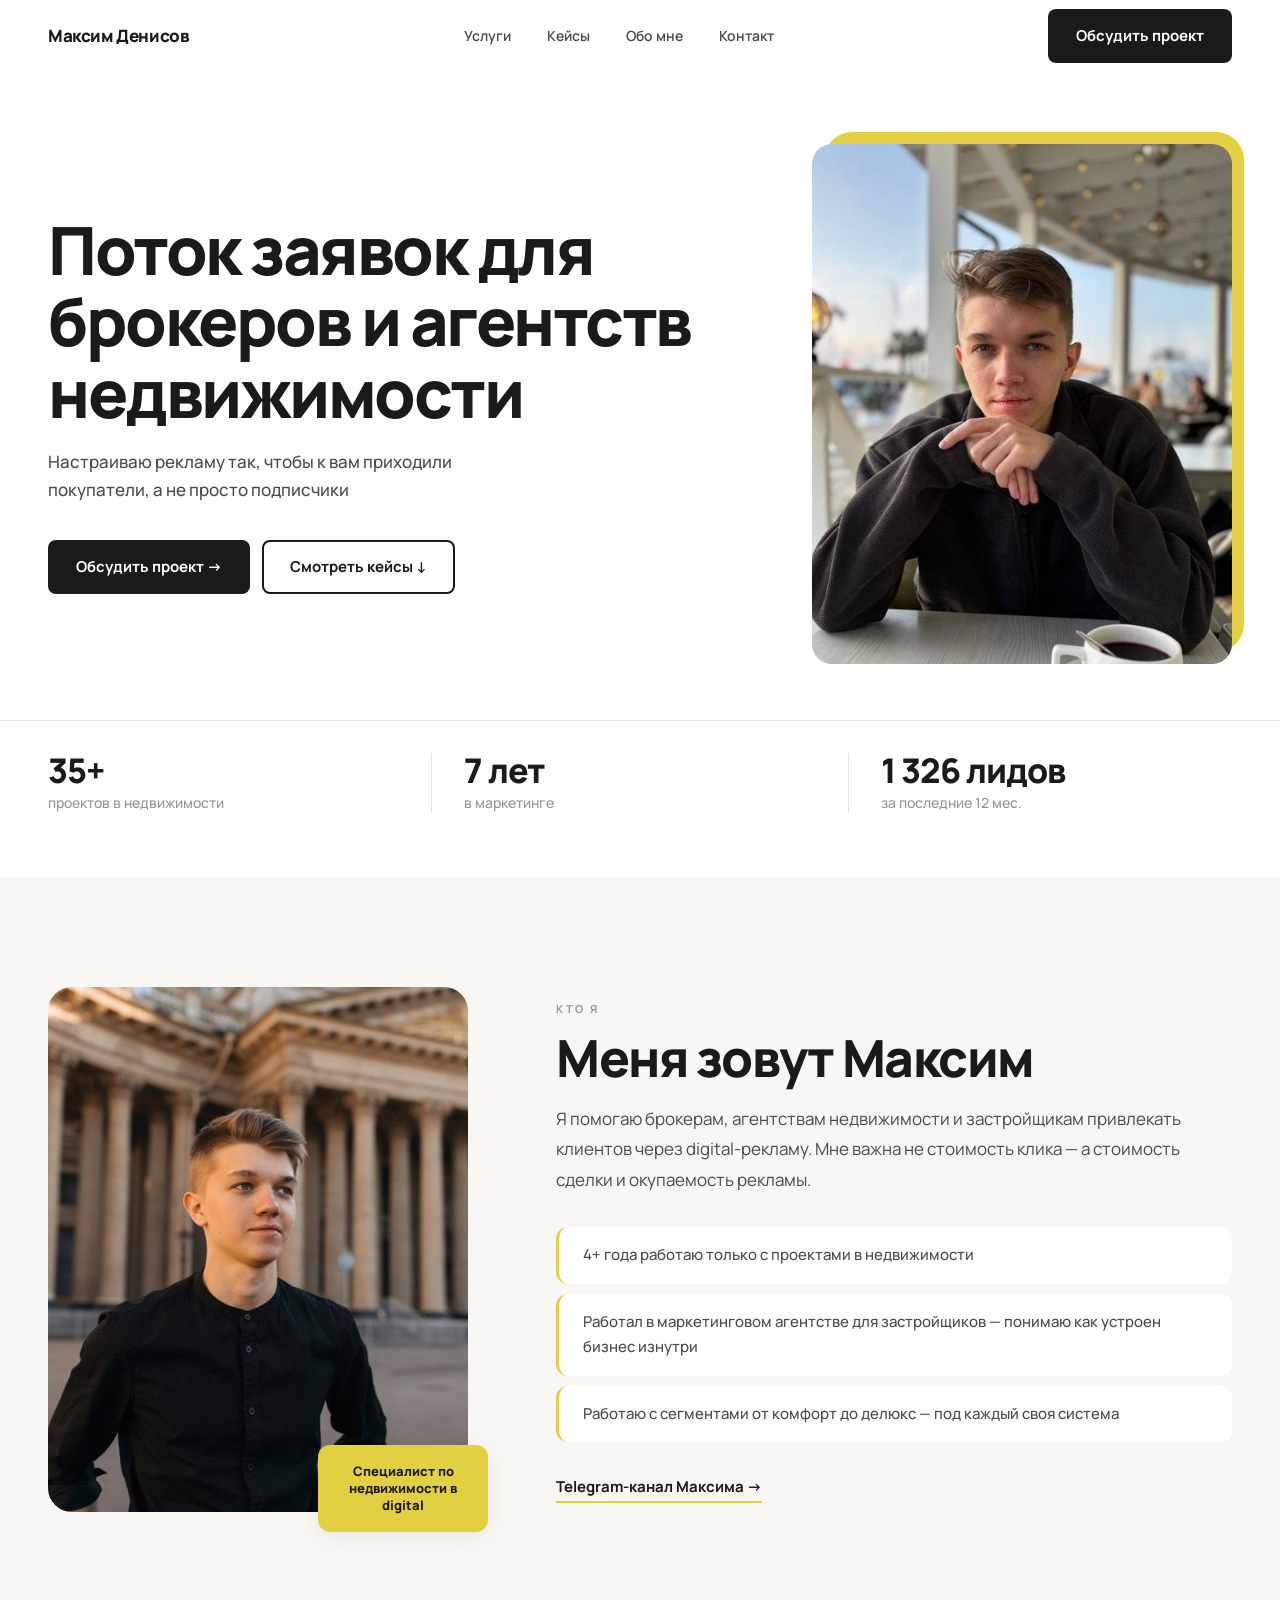
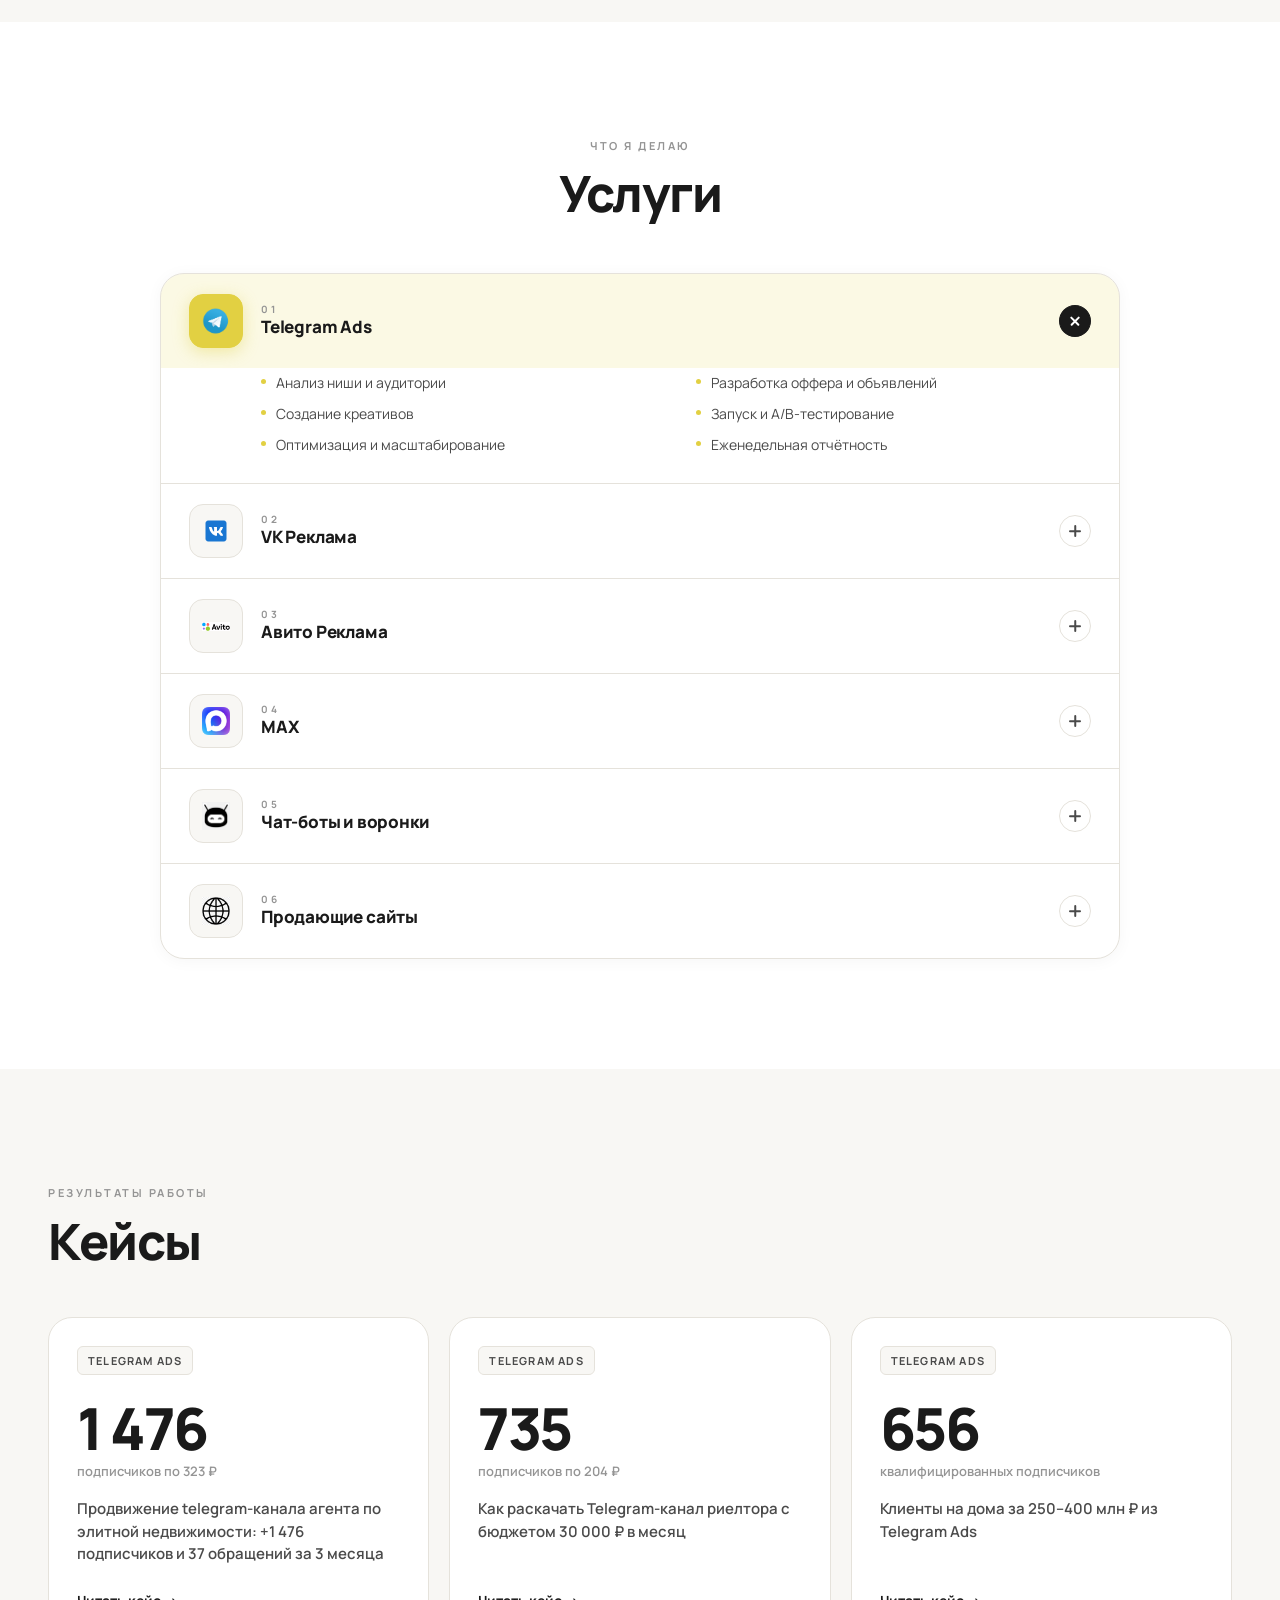
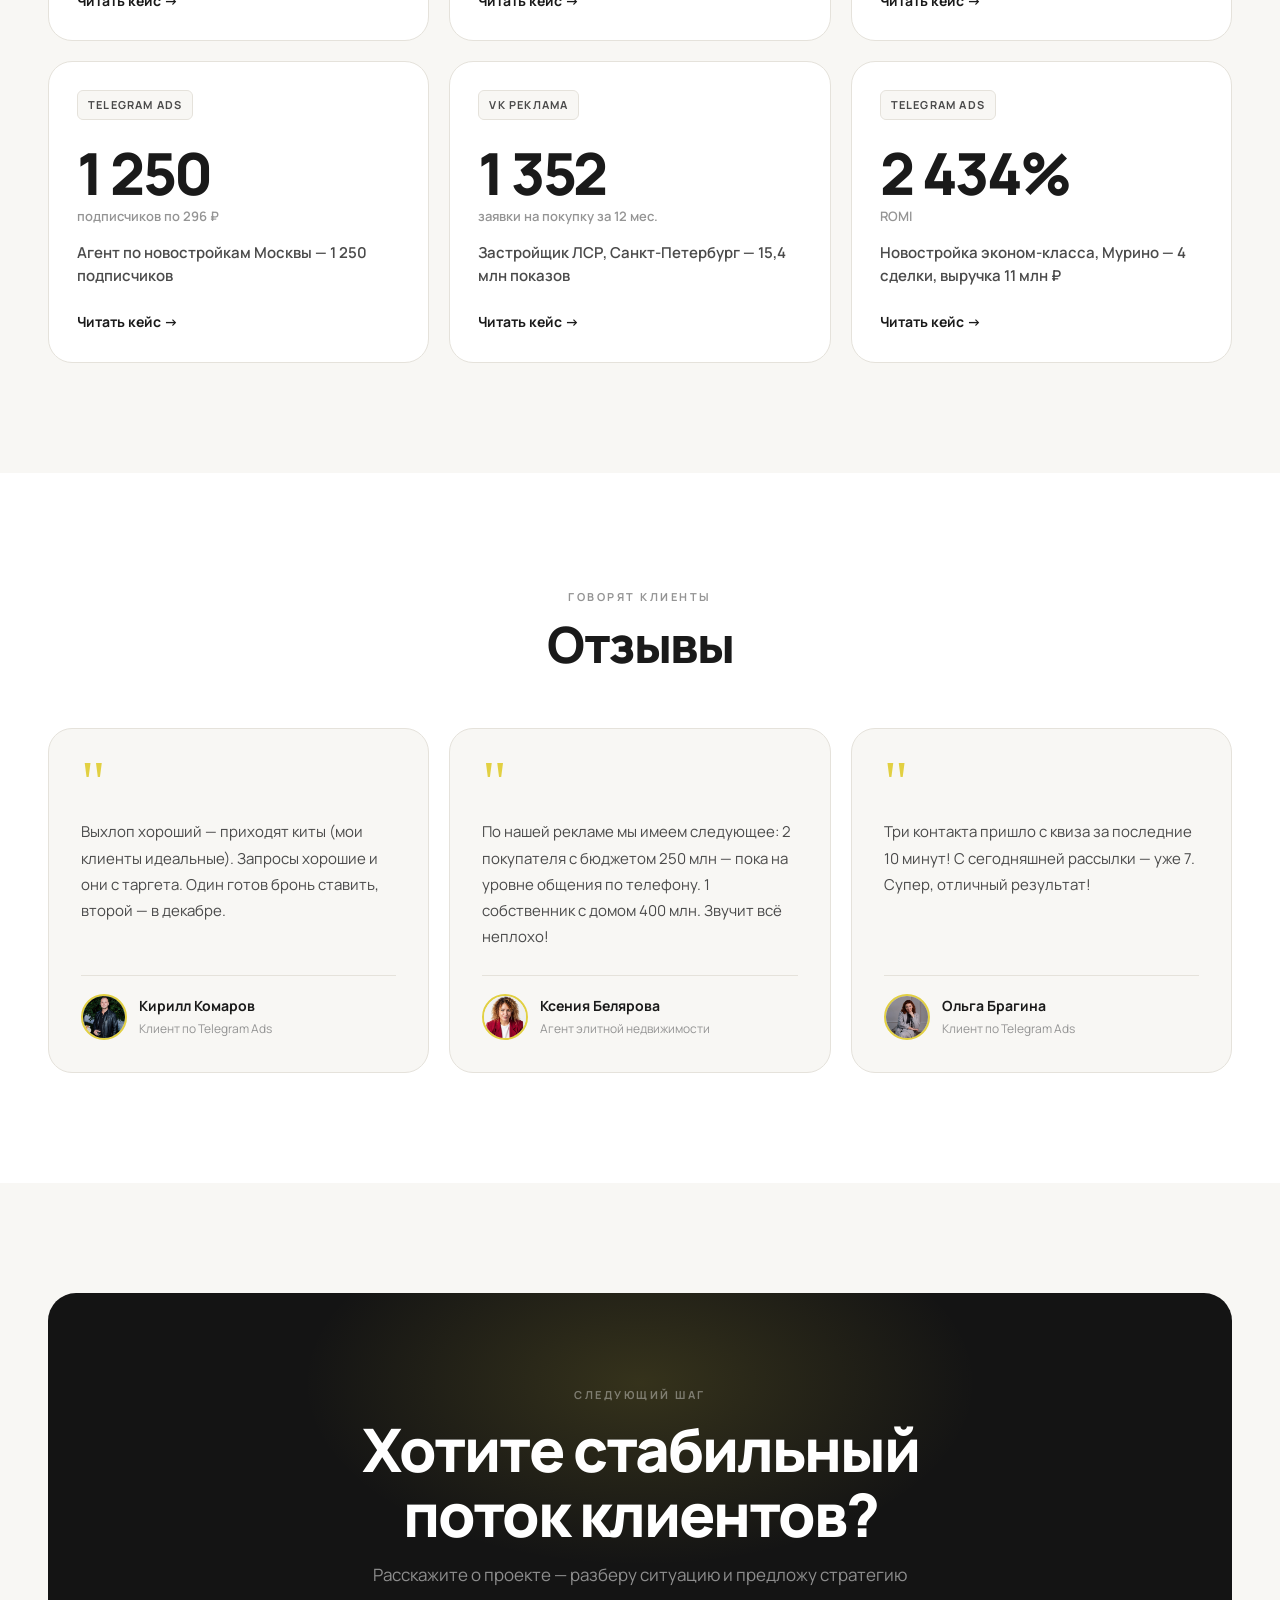
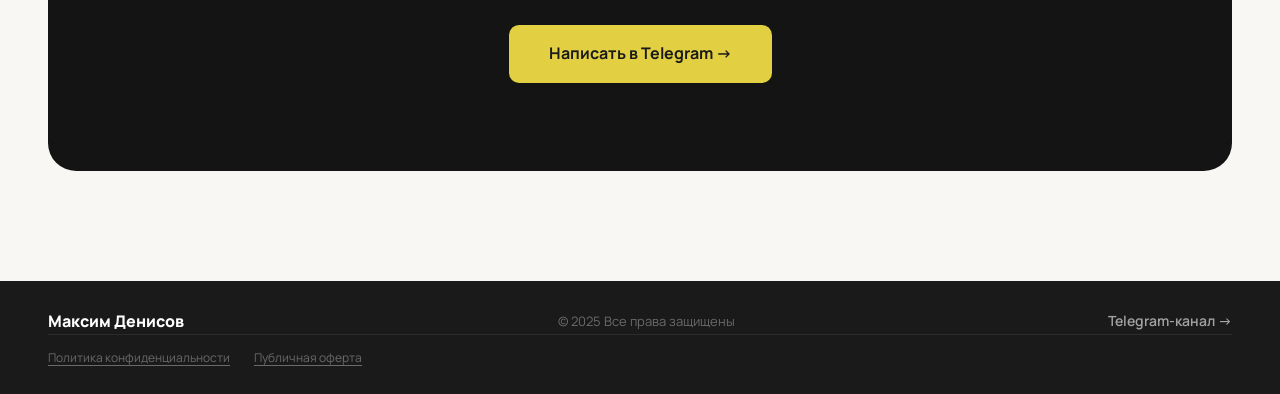
<file: index.html>
<!DOCTYPE html>
<html lang="ru">
<head>
  <meta charset="UTF-8">
  <meta name="viewport" content="width=device-width, initial-scale=1.0">
  <title>Максим Денисов — реклама для брокеров и агентств недвижимости</title>
  <meta name="description" content="Telegram Ads, VK, Авито, чат-боты и сайты для брокеров и агентств недвижимости. Реальные кейсы с цифрами.">
  <link rel="preconnect" href="https://fonts.googleapis.com">
  <link rel="preconnect" href="https://fonts.gstatic.com" crossorigin>
  <link href="https://fonts.googleapis.com/css2?family=Manrope:wght@400;500;600;700;800&display=swap" rel="stylesheet">
  <link rel="stylesheet" href="style.css">
</head>
<body>

<!-- ═══════════════ NAVIGATION ════════════════════════ -->
<nav class="nav" id="nav">
  <div class="nav-inner">
    <a href="index.html" class="nav-logo">Максим Денисов</a>
    <ul class="nav-links">
      <li><a href="#services">Услуги</a></li>
      <li><a href="#cases">Кейсы</a></li>
      <li><a href="#about">Обо мне</a></li>
      <li><a href="#contact">Контакт</a></li>
    </ul>
    <a href="https://t.me/maksimbarrister" target="_blank" rel="noopener" class="btn btn-dark">Обсудить проект</a>
    <button class="hamburger" aria-label="Меню" aria-expanded="false">
      <span></span><span></span><span></span>
    </button>
  </div>
</nav>
<div class="mobile-nav" id="mobile-nav">
  <ul>
    <li><a href="#services">Услуги</a></li>
    <li><a href="#cases">Кейсы</a></li>
    <li><a href="#about">Обо мне</a></li>
    <li><a href="#contact">Контакт</a></li>
  </ul>
  <a href="https://t.me/maksimbarrister" target="_blank" rel="noopener" class="btn btn-dark">Обсудить проект</a>
</div>

<!-- ═══════════════ HERO ══════════════════════════════ -->
<section class="hero">
  <div class="hero-wrap">
    <div class="hero-content">
      <h1 class="hero-title">Поток заявок для брокеров и агентств недвижимости</h1>
      <p class="hero-sub">Настраиваю рекламу так, чтобы к вам приходили покупатели, а не просто подписчики</p>
      <div class="hero-btns">
        <a href="https://t.me/maksimbarrister" target="_blank" rel="noopener" class="btn btn-dark">Обсудить проект →</a>
        <a href="#cases" class="btn btn-outline">Смотреть кейсы ↓</a>
      </div>
    </div>
    <div class="hero-visual">
      <img src="3.jpg" alt="Максим Денисов — специалист по интернет-рекламе для недвижимости" class="hero-photo">
    </div>
  </div>

  <!-- Stats bar -->
  <div class="hero-stats">
    <div class="hs-item">
      <div class="hs-n">35+</div>
      <div class="hs-l">проектов в недвижимости</div>
    </div>
    <div class="hs-div"></div>
    <div class="hs-item">
      <div class="hs-n">7 лет</div>
      <div class="hs-l">в маркетинге</div>
    </div>
    <div class="hs-div"></div>
    <div class="hs-item">
      <div class="hs-n">1 326 лидов</div>
      <div class="hs-l">за последние 12 мес.</div>
    </div>
  </div>
</section>

<!-- ═══════════════ ABOUT ═════════════════════════════ -->
<section class="about" id="about">
  <div class="about-inner">
    <div class="about-photo-wrap fade-up">
      <img src="2.jpg" alt="Максим Денисов" class="about-photo">
      <div class="about-badge">Специалист по недвижимости в digital</div>
    </div>
    <div class="about-copy">
      <span class="eyebrow fade-up">Кто я</span>
      <h2 class="about-title fade-up delay-1">Меня зовут Максим</h2>
      <p class="about-text fade-up delay-2">
        Я помогаю брокерам, агентствам недвижимости и застройщикам привлекать клиентов через digital-рекламу. Мне важна не стоимость клика — а стоимость сделки и окупаемость рекламы.
      </p>
      <ul class="about-feature-list fade-up delay-3">
        <li>4+ года работаю только с проектами в недвижимости</li>
        <li>Работал в маркетинговом агентстве для застройщиков — понимаю как устроен бизнес изнутри</li>
        <li>Работаю с сегментами от комфорт до делюкс — под каждый своя система</li>
      </ul>
      <a href="https://t.me/zametkimaksima" target="_blank" rel="noopener" class="tg-link fade-up delay-4">
        Telegram-канал Максима →
      </a>
    </div>
  </div>
</section>

<!-- ═══════════════ SERVICES ══════════════════════════ -->
<section class="services" id="services">
  <div class="services-inner">
    <div class="services-header">
      <span class="eyebrow fade-up">Что я делаю</span>
      <h2 class="section-title fade-up delay-1">Услуги</h2>
    </div>

    <div class="accordion fade-up delay-2">

      <!-- 01 Telegram Ads -->
      <div class="acc-item open">
        <button class="acc-header" aria-expanded="true">
          <div class="acc-left">
            <div class="acc-icon-wrap">
              <img src="пнг%20телеграм.png" alt="Telegram">
            </div>
            <div class="acc-text">
              <span class="acc-eyebrow">01</span>
              <span class="acc-name">Telegram Ads</span>
            </div>
          </div>
          <div class="acc-toggle" aria-hidden="true"></div>
        </button>
        <div class="acc-body">
          <ul class="acc-list">
            <li>Анализ ниши и аудитории</li>
            <li>Разработка оффера и объявлений</li>
            <li>Создание креативов</li>
            <li>Запуск и A/B-тестирование</li>
            <li>Оптимизация и масштабирование</li>
            <li>Еженедельная отчётность</li>
          </ul>
        </div>
      </div>

      <!-- 02 VK Реклама -->
      <div class="acc-item">
        <button class="acc-header" aria-expanded="false">
          <div class="acc-left">
            <div class="acc-icon-wrap">
              <img src="пнг%20вк.png" alt="ВКонтакте">
            </div>
            <div class="acc-text">
              <span class="acc-eyebrow">02</span>
              <span class="acc-name">VK Реклама</span>
            </div>
          </div>
          <div class="acc-toggle" aria-hidden="true"></div>
        </button>
        <div class="acc-body">
          <ul class="acc-list">
            <li>Настройка рекламного кабинета</li>
            <li>Создание объявлений и креативов</li>
            <li>Настройка аудиторий и ретаргетинга</li>
            <li>Ведение и оптимизация кампаний</li>
            <li>Отчётность по заявкам</li>
          </ul>
        </div>
      </div>

      <!-- 03 Авито -->
      <div class="acc-item">
        <button class="acc-header" aria-expanded="false">
          <div class="acc-left">
            <div class="acc-icon-wrap">
              <img src="пнг%20авито.png" alt="Авито">
            </div>
            <div class="acc-text">
              <span class="acc-eyebrow">03</span>
              <span class="acc-name">Авито Реклама</span>
            </div>
          </div>
          <div class="acc-toggle" aria-hidden="true"></div>
        </button>
        <div class="acc-body">
          <ul class="acc-list">
            <li>Продвижение канала/сайта на платформе Авито</li>
            <li>Показ рекламы людям с горячим спросом</li>
            <li>Создание рекламных кампаний</li>
            <li>Запуск и A/B тестирование</li>
            <li>Еженедельная отчетность</li>
          </ul>
        </div>
      </div>

      <!-- 04 MAX -->
      <div class="acc-item">
        <button class="acc-header" aria-expanded="false">
          <div class="acc-left">
            <div class="acc-icon-wrap">
              <img src="max%20png.png" alt="MAX">
            </div>
            <div class="acc-text">
              <span class="acc-eyebrow">04</span>
              <span class="acc-name">MAX</span>
            </div>
          </div>
          <div class="acc-toggle" aria-hidden="true"></div>
        </button>
        <div class="acc-body">
          <ul class="acc-list">
            <li>Продвижение канала через Я.Директ/Avito Ads</li>
            <li>Постановка целей и задач</li>
            <li>Анализ сегмента и аудитории</li>
            <li>Создание рекламных объявлений</li>
            <li>Запуск и A/B-тестирование</li>
            <li>Еженедельная отчётность</li>
          </ul>
        </div>
      </div>

      <!-- 05 Чат-боты -->
      <div class="acc-item">
        <button class="acc-header" aria-expanded="false">
          <div class="acc-left">
            <div class="acc-icon-wrap">
              <img src="пнг%20чатбот.png" alt="Чат-бот">
            </div>
            <div class="acc-text">
              <span class="acc-eyebrow">05</span>
              <span class="acc-name">Чат-боты и воронки</span>
            </div>
          </div>
          <div class="acc-toggle" aria-hidden="true"></div>
        </button>
        <div class="acc-body">
          <ul class="acc-list">
            <li>Постановка задач (зачем нужен бот)</li>
            <li>Реализация создания бота под любые цели</li>
            <li>Интегрирование всех сервисов</li>
            <li>Полная автоматизация</li>
            <li>Выдача прав администратора</li>
            <li>Подключение рассылок на базу бота</li>
          </ul>
        </div>
      </div>

      <!-- 06 Сайты -->
      <div class="acc-item">
        <button class="acc-header" aria-expanded="false">
          <div class="acc-left">
            <div class="acc-icon-wrap">
              <img src="пнг%20сайт.png" alt="Сайт">
            </div>
            <div class="acc-text">
              <span class="acc-eyebrow">06</span>
              <span class="acc-name">Продающие сайты</span>
            </div>
          </div>
          <div class="acc-toggle" aria-hidden="true"></div>
        </button>
        <div class="acc-body">
          <ul class="acc-list">
            <li>Стратегия и структура сайта</li>
            <li>Написание продающих текстов</li>
            <li>Дизайн и вёрстка</li>
            <li>Адаптация под мобильные</li>
            <li>Подключение аналитики и CTA</li>
          </ul>
        </div>
      </div>

    </div>
  </div>
</section>

<!-- ═══════════════ CASES ═════════════════════════════ -->
<section class="cases" id="cases">
  <div class="cases-inner">
    <div class="cases-top">
      <div>
        <span class="eyebrow fade-up">Результаты работы</span>
        <h2 class="section-title fade-up delay-1">Кейсы</h2>
      </div>
    </div>
    <div class="cases-grid">

      <a href="case-1.html" class="case-card fade-up delay-1">
        <span class="case-platform">Telegram Ads</span>
        <div class="case-big-num">1 476</div>
        <div class="case-big-label">подписчиков по 323 ₽</div>
        <div class="case-name">Продвижение telegram-канала агента по элитной недвижимости: +1 476 подписчиков и 37 обращений за 3 месяца</div>
        <span class="case-read">Читать кейс →</span>
      </a>

      <a href="case-2.html" class="case-card fade-up delay-2">
        <span class="case-platform">Telegram Ads</span>
        <div class="case-big-num">735</div>
        <div class="case-big-label">подписчиков по 204 ₽</div>
        <div class="case-name">Как раскачать Telegram-канал риелтора с бюджетом 30 000 ₽ в месяц</div>
        <span class="case-read">Читать кейс →</span>
      </a>

      <a href="case-3.html" class="case-card fade-up delay-3">
        <span class="case-platform">Telegram Ads</span>
        <div class="case-big-num">656</div>
        <div class="case-big-label">квалифицированных подписчиков</div>
        <div class="case-name">Клиенты на дома за 250–400 млн ₽ из Telegram Ads</div>
        <span class="case-read">Читать кейс →</span>
      </a>

      <a href="case-4.html" class="case-card fade-up delay-1">
        <span class="case-platform">Telegram Ads</span>
        <div class="case-big-num">1 250</div>
        <div class="case-big-label">подписчиков по 296 ₽</div>
        <div class="case-name">Агент по новостройкам Москвы — 1 250 подписчиков</div>
        <span class="case-read">Читать кейс →</span>
      </a>

      <a href="case-5.html" class="case-card fade-up delay-2">
        <span class="case-platform">VK Реклама</span>
        <div class="case-big-num">1 352</div>
        <div class="case-big-label">заявки на покупку за 12 мес.</div>
        <div class="case-name">Застройщик ЛСР, Санкт-Петербург — 15,4 млн показов</div>
        <span class="case-read">Читать кейс →</span>
      </a>

      <a href="case-6.html" class="case-card fade-up delay-3">
        <span class="case-platform">Telegram Ads</span>
        <div class="case-big-num">2 434%</div>
        <div class="case-big-label">ROMI</div>
        <div class="case-name">Новостройка эконом-класса, Мурино — 4 сделки, выручка 11 млн ₽</div>
        <span class="case-read">Читать кейс →</span>
      </a>

    </div>
  </div>
</section>

<!-- ═══════════════ REVIEWS ═══════════════════════════ -->
<section class="reviews">
  <div class="reviews-inner">
    <div class="reviews-top">
      <span class="eyebrow fade-up">Говорят клиенты</span>
      <h2 class="section-title fade-up delay-1">Отзывы</h2>
    </div>
    <div class="reviews-grid">

      <div class="review-card fade-up delay-1">
        <span class="review-q">"</span>
        <p class="review-text">Выхлоп хороший — приходят киты (мои клиенты идеальные). Запросы хорошие и они с таргета. Один готов бронь ставить, второй — в декабре.</p>
        <div class="review-bottom">
          <div class="review-ava"><img src="%D0%BA%D0%B8%D1%80%D0%B8%D0%BB%D0%BB.jpg" alt="Кирилл Комаров"></div>
          <div>
            <div class="review-name">Кирилл Комаров</div>
            <div class="review-role">Клиент по Telegram Ads</div>
          </div>
        </div>
      </div>

      <div class="review-card fade-up delay-2">
        <span class="review-q">"</span>
        <p class="review-text">По нашей рекламе мы имеем следующее: 2 покупателя с бюджетом 250 млн — пока на уровне общения по телефону. 1 собственник с домом 400 млн. Звучит всё неплохо!</p>
        <div class="review-bottom">
          <div class="review-ava"><img src="%D0%BA%D1%81%D0%B5%D0%BD%D0%B8%D1%8F.jpg" alt="Ксения Белярова"></div>
          <div>
            <div class="review-name">Ксения Белярова</div>
            <div class="review-role">Агент элитной недвижимости</div>
          </div>
        </div>
      </div>

      <div class="review-card fade-up delay-3">
        <span class="review-q">"</span>
        <p class="review-text">Три контакта пришло с квиза за последние 10 минут! С сегодняшней рассылки — уже 7. Супер, отличный результат!</p>
        <div class="review-bottom">
          <div class="review-ava"><img src="%D0%BE%D0%BB%D1%8C%D0%B3%D0%B0.jpg" alt="Ольга Брагина"></div>
          <div>
            <div class="review-name">Ольга Брагина</div>
            <div class="review-role">Клиент по Telegram Ads</div>
          </div>
        </div>
      </div>

    </div>
  </div>
</section>

<!-- ═══════════════ CTA ════════════════════════════════ -->
<section class="cta-section" id="contact">
  <div class="cta-card fade-up">
    <div class="cta-inner">
      <span class="cta-eyebrow">Следующий шаг</span>
      <h2 class="cta-title">Хотите стабильный поток клиентов?</h2>
      <p class="cta-sub">Расскажите о проекте — разберу ситуацию и предложу стратегию</p>
      <a href="https://t.me/maksimbarrister" target="_blank" rel="noopener" class="btn btn-cta">
        Написать в Telegram →
      </a>
    </div>
  </div>
</section>

<!-- ═══════════════ FOOTER ════════════════════════════ -->
<footer>
  <div class="footer-inner">
    <span class="footer-brand">Максим Денисов</span>
    <span class="footer-copy">© 2025 Все права защищены</span>
    <a href="https://t.me/zametkimaksima" target="_blank" rel="noopener" class="footer-tg">Telegram-канал →</a>
  </div>
  <div class="footer-legal">
    <button class="legal-toggle" onclick="toggleLegal('privacy')">Политика конфиденциальности</button>
    <button class="legal-toggle" onclick="toggleLegal('offer')">Публичная оферта</button>
  </div>
</footer>

<!-- ═══════════════ LEGAL ══════════════════════════════ -->
<div class="legal-section" id="privacy">
  <div class="legal-inner">
    <button class="legal-close" onclick="toggleLegal('privacy')">✕ Закрыть</button>
    <h2>Политика конфиденциальности</h2>
    <p><strong>Последнее обновление: 2025 г.</strong></p>

    <h3>1. Общие положения</h3>
    <p>Настоящая Политика конфиденциальности определяет порядок обработки персональных данных пользователей сайта Максима Денисова (далее — «Специалист»), осуществляющего деятельность по оказанию услуг в сфере интернет-рекламы.</p>

    <h3>2. Какие данные собираются</h3>
    <p>При обращении через форму связи или мессенджер могут быть получены: имя, номер телефона, адрес электронной почты, информация о проекте. Сайт не использует cookies для отслеживания и не подключает сторонние трекеры.</p>

    <h3>3. Цели обработки данных</h3>
    <p>Персональные данные используются исключительно для: ответа на запросы, формирования коммерческого предложения, выполнения договорных обязательств. Данные не передаются третьим лицам без согласия пользователя.</p>

    <h3>4. Хранение данных</h3>
    <p>Данные хранятся в защищённых каналах связи (Telegram) и не передаются на внешние серверы. Срок хранения — до исполнения обязательств по договору или до отзыва согласия.</p>

    <h3>5. Права пользователя</h3>
    <p>Вы вправе в любой момент запросить удаление своих персональных данных, направив сообщение в Telegram: <a href="https://t.me/maksimbarrister" target="_blank" rel="noopener">@maksimbarrister</a>.</p>

    <h3>6. Контакты</h3>
    <p>По вопросам, связанным с обработкой персональных данных, обращайтесь: <a href="https://t.me/maksimbarrister" target="_blank" rel="noopener">@maksimbarrister</a></p>
  </div>
</div>

<div class="legal-section" id="offer">
  <div class="legal-inner">
    <button class="legal-close" onclick="toggleLegal('offer')">✕ Закрыть</button>
    <h2>Публичная оферта на оказание услуг</h2>
    <p><strong>Последнее обновление: 2025 г.</strong></p>

    <h3>1. Общие положения</h3>
    <p>Настоящий документ является публичной офертой Максима Денисова (далее — «Исполнитель») и содержит все существенные условия оказания услуг в сфере интернет-рекламы. Акцептом настоящей оферты является оплата услуг или направление письменного подтверждения о принятии условий.</p>

    <h3>2. Предмет оферты</h3>
    <p>Исполнитель оказывает услуги по настройке и ведению рекламных кампаний: Telegram Ads, VK Реклама, реклама на Авито, разработка чат-ботов и воронок продаж, создание продающих сайтов и лендингов.</p>

    <h3>3. Стоимость и оплата</h3>
    <p>Стоимость услуг определяется индивидуально на основании брифа и согласовывается до начала работ. Оплата производится в соответствии с выставленным счётом. Рекламный бюджет оплачивается отдельно и не входит в стоимость услуг Исполнителя.</p>

    <h3>4. Порядок оказания услуг</h3>
    <p>Исполнитель приступает к работе после получения предоплаты и заполненного брифа. Сроки выполнения согласовываются индивидуально. Исполнитель предоставляет отчёты о результатах в согласованные сроки.</p>

    <h3>5. Ответственность сторон</h3>
    <p>Исполнитель не гарантирует конкретный финансовый результат, поскольку результаты рекламы зависят от рыночных факторов, конкурентной среды и качества продукта Заказчика. Исполнитель гарантирует профессиональное выполнение работ в соответствии с лучшими практиками отрасли.</p>

    <h3>6. Конфиденциальность</h3>
    <p>Стороны обязуются не раскрывать третьим лицам конфиденциальную информацию, ставшую известной в ходе сотрудничества, без письменного согласия другой стороны.</p>

    <h3>7. Расторжение</h3>
    <p>Каждая из сторон вправе расторгнуть договор, уведомив другую сторону за 7 (семь) рабочих дней. Оплата производится пропорционально фактически оказанным услугам.</p>

    <h3>8. Контакты Исполнителя</h3>
    <p>Telegram: <a href="https://t.me/maksimbarrister" target="_blank" rel="noopener">@maksimbarrister</a></p>
  </div>
</div>

<script src="main.js"></script>
</body>
</html>
</file>
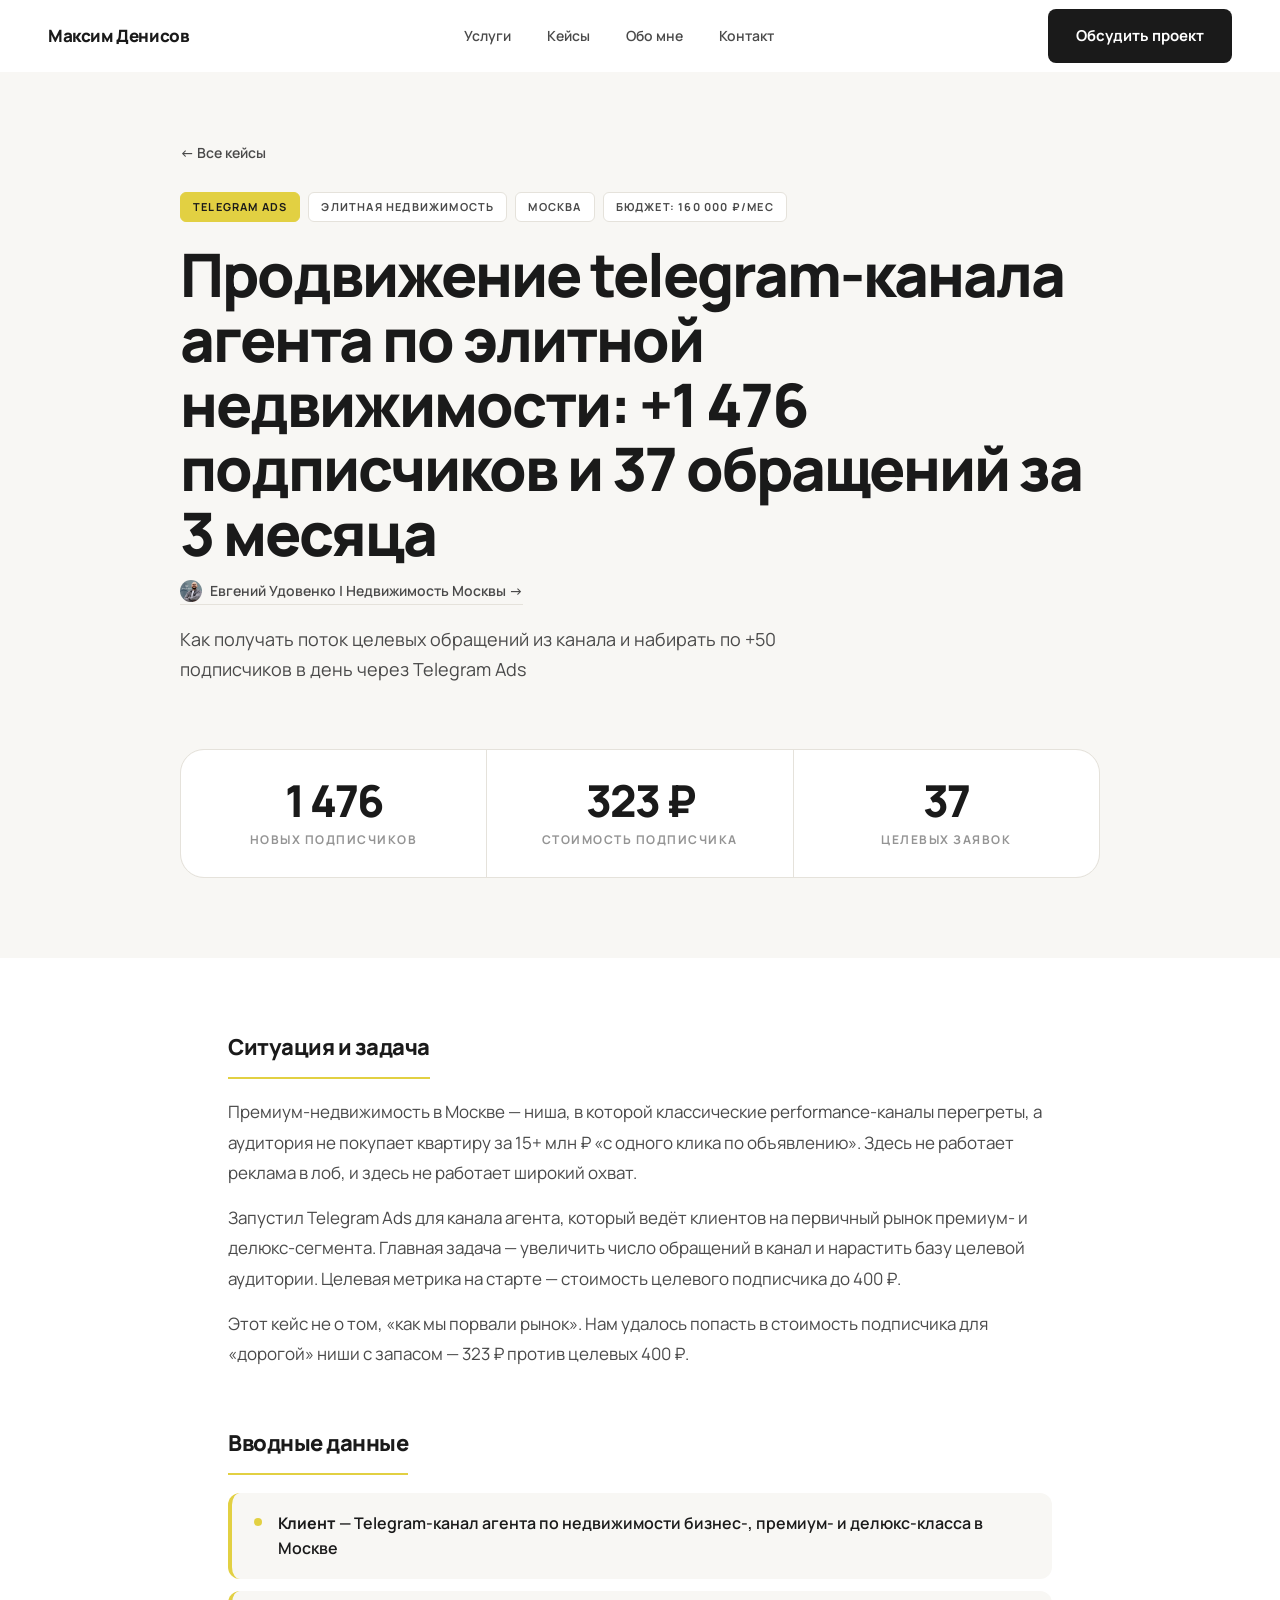
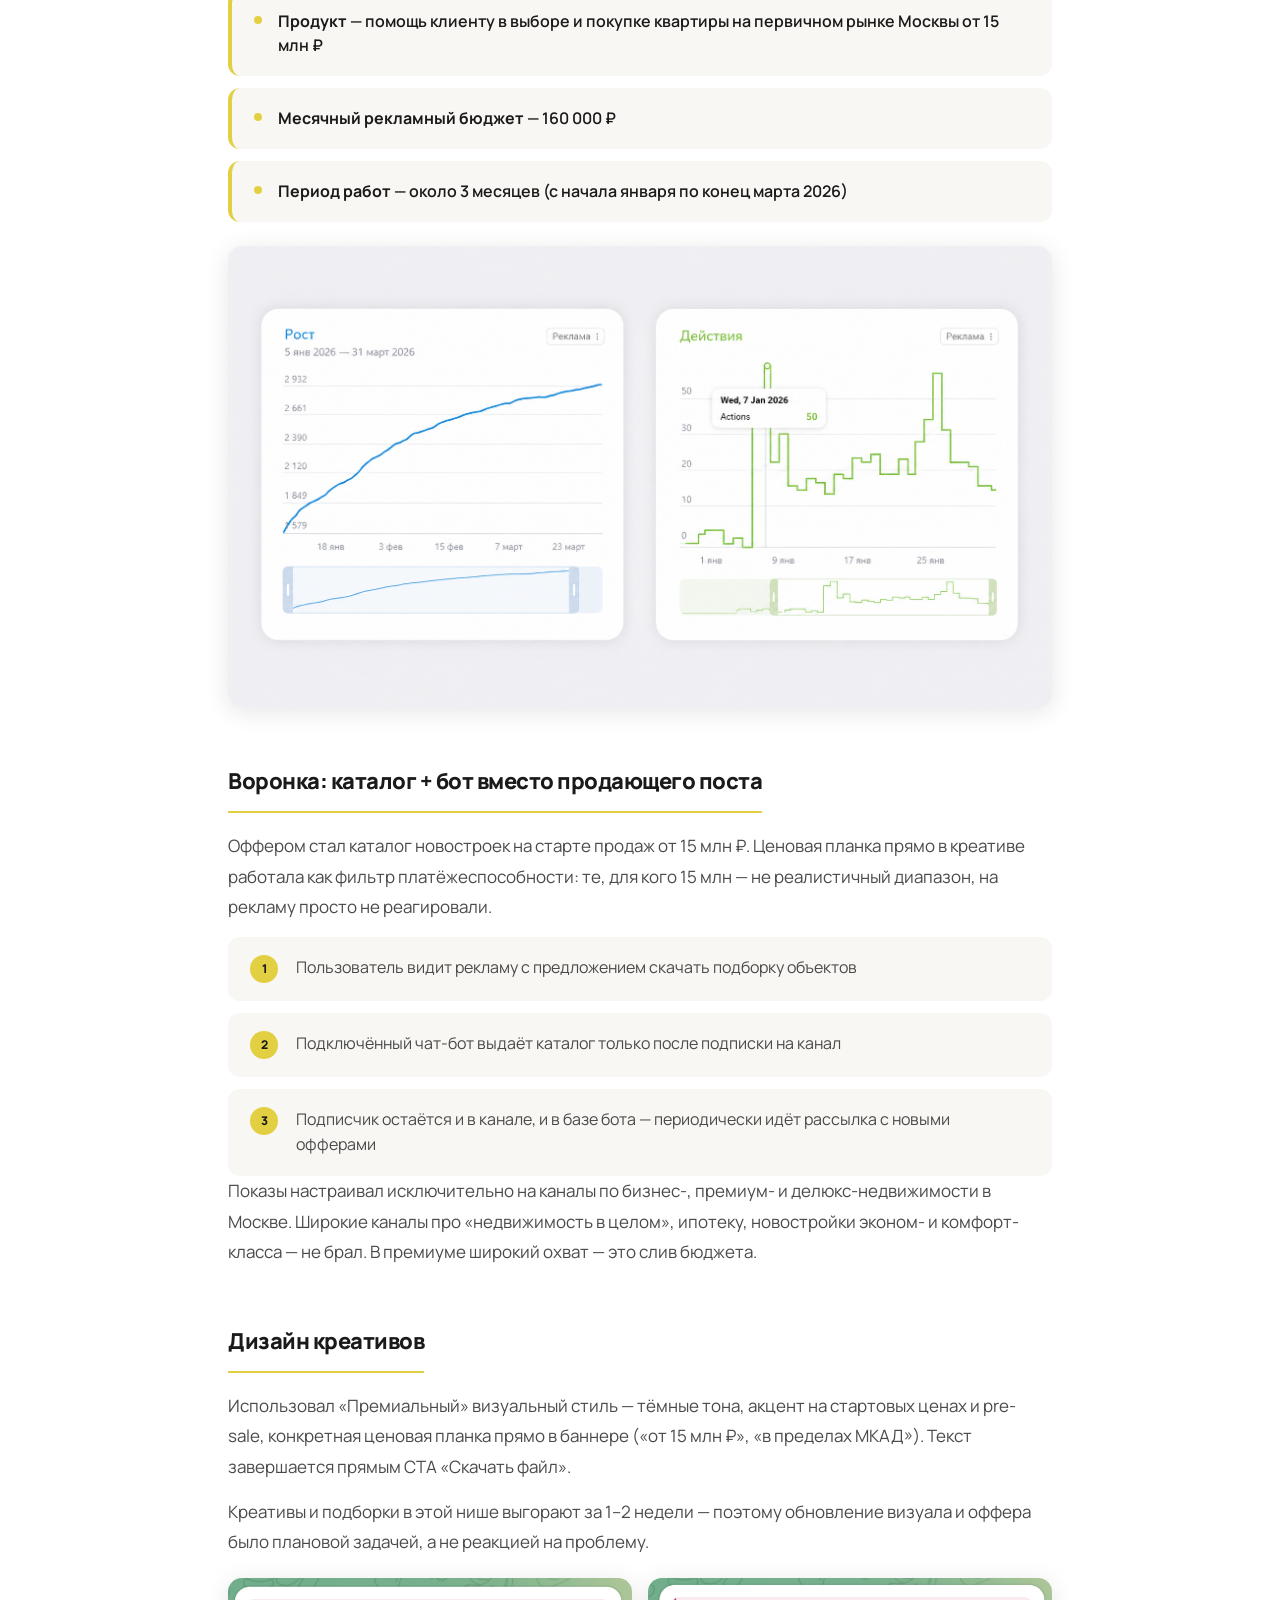
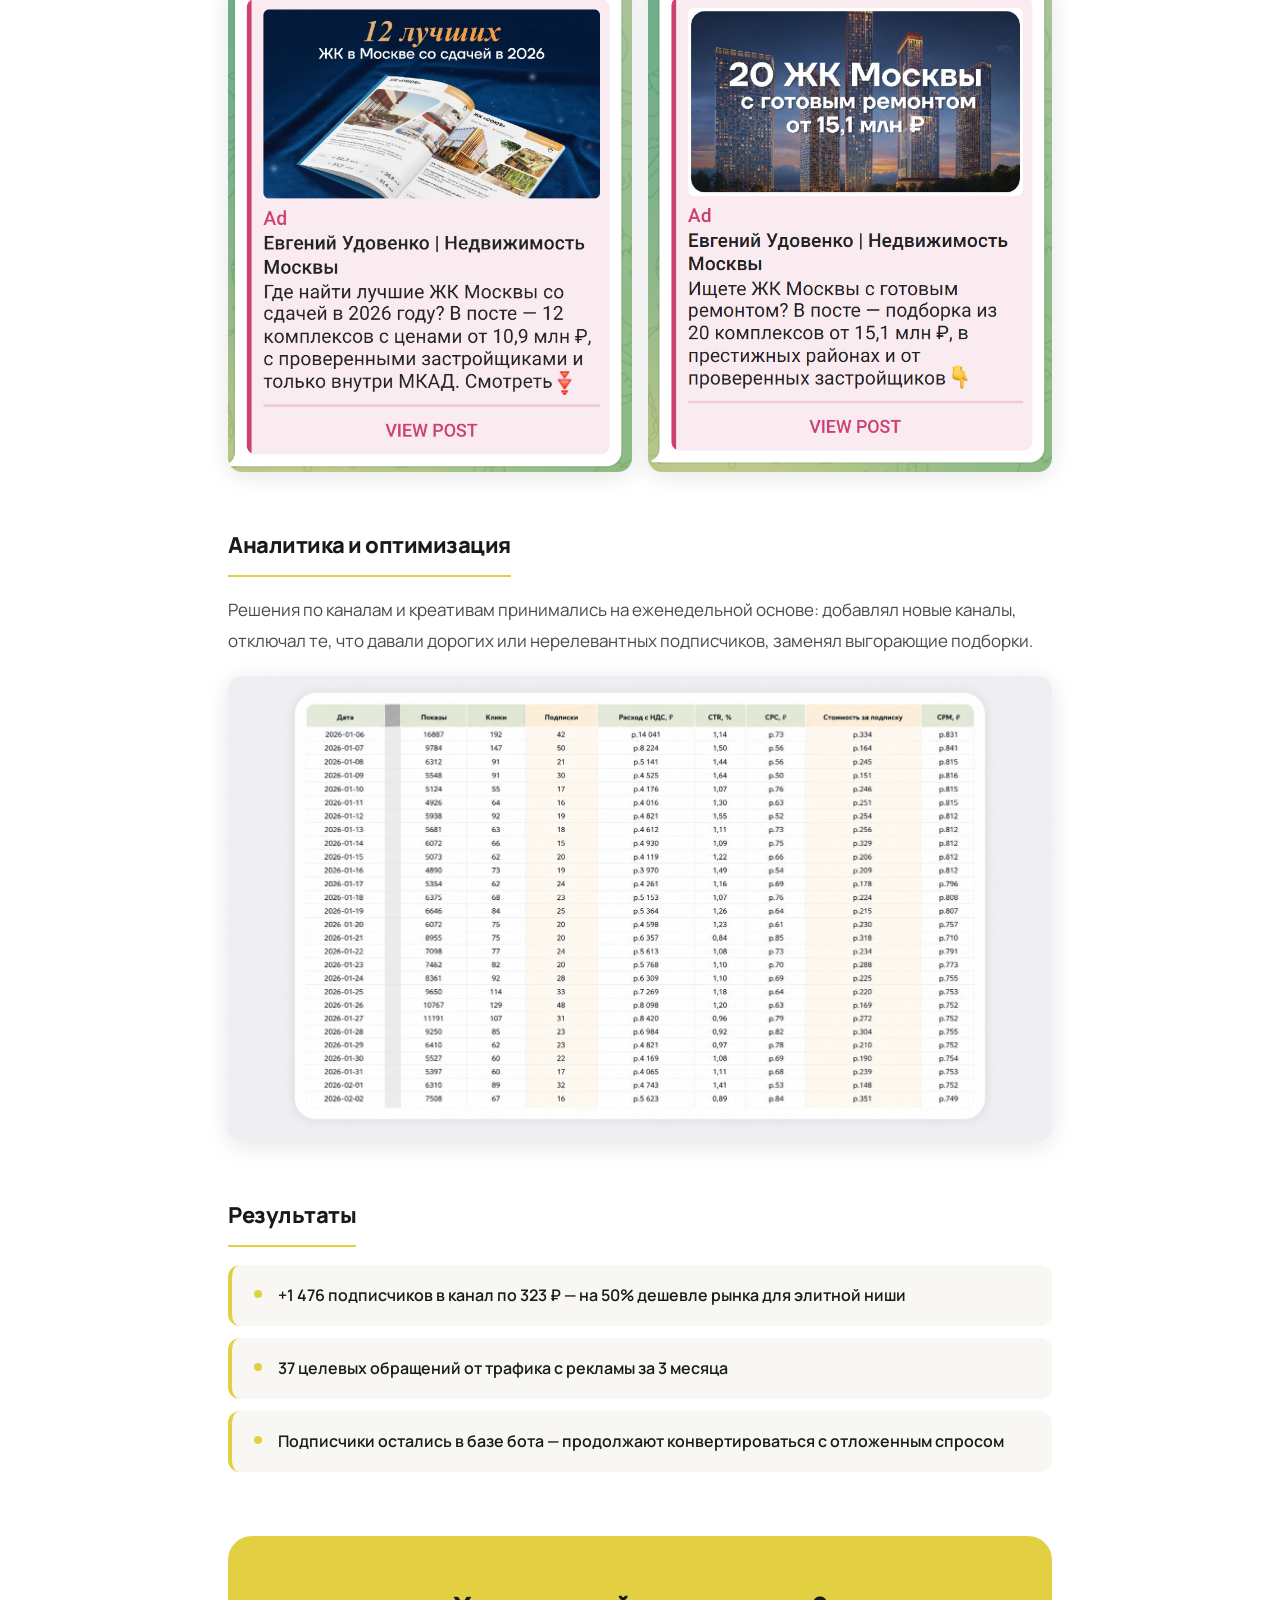
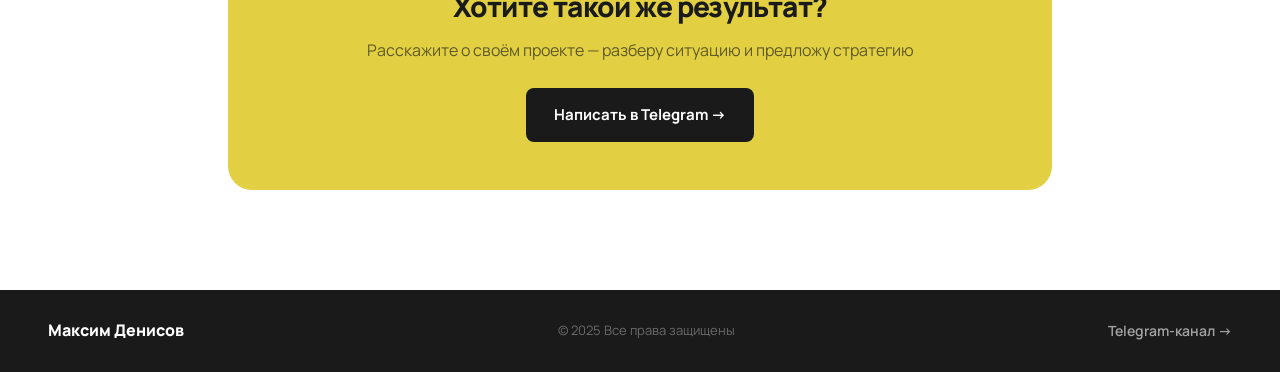
<file: case-1.html>
<!DOCTYPE html>
<html lang="ru">
<head>
  <meta charset="UTF-8">
  <meta name="viewport" content="width=device-width, initial-scale=1.0">
  <title>Кейс: Telegram Ads для канала по элитной недвижимости Москвы — 1 476 подписчиков по 323 ₽ | Максим Денисов</title>
  <meta name="description" content="Telegram Ads для агента по элитной недвижимости Москвы: 1 476 подписчиков по 323 ₽ и 37 целевых заявок за 3 месяца.">
  <link rel="preconnect" href="https://fonts.googleapis.com">
  <link rel="preconnect" href="https://fonts.gstatic.com" crossorigin>
  <link href="https://fonts.googleapis.com/css2?family=Manrope:wght@400;500;600;700;800&display=swap" rel="stylesheet">
  <link rel="stylesheet" href="style.css">
</head>
<body>

<!-- NAVIGATION -->
<nav class="nav" id="nav">
  <div class="nav-inner">
    <a href="index.html" class="nav-logo">Максим Денисов</a>
    <ul class="nav-links">
      <li><a href="index.html#services">Услуги</a></li>
      <li><a href="index.html#cases">Кейсы</a></li>
      <li><a href="index.html#about">Обо мне</a></li>
      <li><a href="index.html#contact">Контакт</a></li>
    </ul>
    <a href="https://t.me/maksimbarrister" target="_blank" rel="noopener" class="btn btn-dark">Обсудить проект</a>
    <button class="hamburger" aria-label="Меню"><span></span><span></span><span></span></button>
  </div>
</nav>
<div class="mobile-nav" id="mobile-nav">
  <ul>
    <li><a href="index.html#services">Услуги</a></li>
    <li><a href="index.html#cases">Кейсы</a></li>
    <li><a href="index.html#about">Обо мне</a></li>
    <li><a href="index.html#contact">Контакт</a></li>
  </ul>
  <a href="https://t.me/maksimbarrister" target="_blank" rel="noopener" class="btn btn-dark">Обсудить проект</a>
</div>

<!-- CASE HEADER -->
<header class="case-header">
  <div class="case-header-inner">
    <a href="index.html#cases" class="back-btn">← Все кейсы</a>
    <div class="case-tags">
      <span class="tag tag-y">Telegram Ads</span>
      <span class="tag">Элитная недвижимость</span>
      <span class="tag">Москва</span>
      <span class="tag">Бюджет: 160 000 ₽/мес</span>
    </div>
    <h1 class="case-h1">Продвижение telegram-канала агента по элитной недвижимости: +1&nbsp;476 подписчиков и 37 обращений за 3 месяца</h1>
    <a href="https://t.me/mos_heart" target="_blank" rel="noopener" class="case-channel-link" style="display:inline-flex;align-items:center;gap:8px;">
      <img src="udovenko-avatar.jpg" alt="" style="width:22px;height:22px;border-radius:50%;object-fit:cover;flex-shrink:0;">
      Евгений Удовенко | Недвижимость Москвы →
    </a>
    <p class="case-lead">Как получать поток целевых обращений из канала и набирать по +50 подписчиков в день через Telegram Ads</p>

    <div class="metrics-strip">
      <div class="metric">
        <div class="metric-num">1&thinsp;476</div>
        <div class="metric-label">Новых подписчиков</div>
      </div>
      <div class="metric">
        <div class="metric-num">323 ₽</div>
        <div class="metric-label">Стоимость подписчика</div>
      </div>
      <div class="metric">
        <div class="metric-num">37</div>
        <div class="metric-label">Целевых заявок</div>
      </div>
    </div>
  </div>
</header>

<!-- CASE BODY -->
<main class="case-body">

  <section class="case-section fade-up">
    <h2 class="case-section-h">Ситуация и задача</h2>
    <p>Премиум-недвижимость в Москве — ниша, в которой классические performance-каналы перегреты, а аудитория не покупает квартиру за 15+ млн ₽ «с одного клика по объявлению». Здесь не работает реклама в лоб, и здесь не работает широкий охват.</p>
    <p>Запустил Telegram Ads для канала агента, который ведёт клиентов на первичный рынок премиум- и делюкс-сегмента. Главная задача — увеличить число обращений в канал и нарастить базу целевой аудитории. Целевая метрика на старте — стоимость целевого подписчика до 400 ₽.</p>
    <p>Этот кейс не о том, «как мы порвали рынок». Нам удалось попасть в стоимость подписчика для «дорогой» ниши с запасом — 323 ₽ против целевых 400 ₽.</p>
  </section>

  <section class="case-section fade-up">
    <h2 class="case-section-h">Вводные данные</h2>
    <div class="results-list">
      <div class="result-row">
        <div class="result-bullet"></div>
        <div class="result-text"><strong>Клиент</strong> — Telegram-канал агента по недвижимости бизнес-, премиум- и делюкс-класса в Москве</div>
      </div>
      <div class="result-row">
        <div class="result-bullet"></div>
        <div class="result-text"><strong>Продукт</strong> — помощь клиенту в выборе и покупке квартиры на первичном рынке Москвы от 15 млн ₽</div>
      </div>
      <div class="result-row">
        <div class="result-bullet"></div>
        <div class="result-text"><strong>Месячный рекламный бюджет</strong> — 160 000 ₽</div>
      </div>
      <div class="result-row">
        <div class="result-bullet"></div>
        <div class="result-text"><strong>Период работ</strong> — около 3 месяцев (с начала января по конец марта 2026)</div>
      </div>
    </div>
    <img src="statistika.png" alt="Динамика роста канала" style="width:100%;border-radius:14px;margin-top:24px;box-shadow:0 4px 24px rgba(0,0,0,.10);" loading="lazy">
  </section>

  <section class="case-section fade-up">
    <h2 class="case-section-h">Воронка: каталог + бот вместо продающего поста</h2>
    <p>Оффером стал каталог новостроек на старте продаж от 15 млн ₽. Ценовая планка прямо в креативе работала как фильтр платёжеспособности: те, для кого 15 млн — не реалистичный диапазон, на рекламу просто не реагировали.</p>
    <div class="steps-list">
      <div class="step-item">
        <div class="step-n">1</div>
        <div class="step-text">Пользователь видит рекламу с предложением скачать подборку объектов</div>
      </div>
      <div class="step-item">
        <div class="step-n">2</div>
        <div class="step-text">Подключённый чат-бот выдаёт каталог только после подписки на канал</div>
      </div>
      <div class="step-item">
        <div class="step-n">3</div>
        <div class="step-text">Подписчик остаётся и в канале, и в базе бота — периодически идёт рассылка с новыми офферами</div>
      </div>
    </div>
    <p>Показы настраивал исключительно на каналы по бизнес-, премиум- и делюкс-недвижимости в Москве. Широкие каналы про «недвижимость в целом», ипотеку, новостройки эконом- и комфорт-класса — не брал. В премиуме широкий охват — это слив бюджета.</p>
  </section>

  <section class="case-section fade-up">
    <h2 class="case-section-h">Дизайн креативов</h2>
    <p>Использовал «Премиальный» визуальный стиль — тёмные тона, акцент на стартовых ценах и pre-sale, конкретная ценовая планка прямо в баннере («от 15 млн ₽», «в пределах МКАД»). Текст завершается прямым CTA «Скачать файл».</p>
    <p>Креативы и подборки в этой нише выгорают за 1–2 недели — поэтому обновление визуала и оффера было плановой задачей, а не реакцией на проблему.</p>
    <div style="display:grid;grid-template-columns:1fr 1fr;gap:16px;margin-top:20px;">
      <img src="kreo-1.png" alt="Креатив 1" style="border-radius:14px;box-shadow:0 4px 24px rgba(0,0,0,.10);width:100%;" loading="lazy">
      <img src="kreo-2.png" alt="Креатив 2" style="border-radius:14px;box-shadow:0 4px 24px rgba(0,0,0,.10);width:100%;" loading="lazy">
    </div>
  </section>

  <section class="case-section fade-up">
    <h2 class="case-section-h">Аналитика и оптимизация</h2>
    <p>Решения по каналам и креативам принимались на еженедельной основе: добавлял новые каналы, отключал те, что давали дорогих или нерелевантных подписчиков, заменял выгорающие подборки.</p>
    <img src="tablica.png" alt="Таблица аналитики" style="width:100%;border-radius:14px;margin-top:20px;box-shadow:0 4px 24px rgba(0,0,0,.10);" loading="lazy">
  </section>

  <section class="case-section fade-up">
    <h2 class="case-section-h">Результаты</h2>
    <div class="results-list">
      <div class="result-row">
        <div class="result-bullet"></div>
        <div class="result-text">+1 476 подписчиков в канал по 323 ₽ — на 50% дешевле рынка для элитной ниши</div>
      </div>
      <div class="result-row">
        <div class="result-bullet"></div>
        <div class="result-text">37 целевых обращений от трафика с рекламы за 3 месяца</div>
      </div>
      <div class="result-row">
        <div class="result-bullet"></div>
        <div class="result-text">Подписчики остались в базе бота — продолжают конвертироваться с отложенным спросом</div>
      </div>
    </div>
  </section>

  <div class="case-cta-box fade-up">
    <h3>Хотите такой же результат?</h3>
    <p>Расскажите о своём проекте — разберу ситуацию и предложу стратегию</p>
    <a href="https://t.me/maksimbarrister" target="_blank" rel="noopener" class="btn btn-dark">Написать в Telegram →</a>
  </div>

</main>

<!-- FOOTER -->
<footer>
  <div class="footer-inner">
    <span class="footer-brand">Максим Денисов</span>
    <span class="footer-copy">© 2025 Все права защищены</span>
    <a href="https://t.me/zametkimaksima" target="_blank" rel="noopener" class="footer-tg">Telegram-канал →</a>
  </div>
</footer>

<script src="main.js"></script>
</body>
</html>
</file>
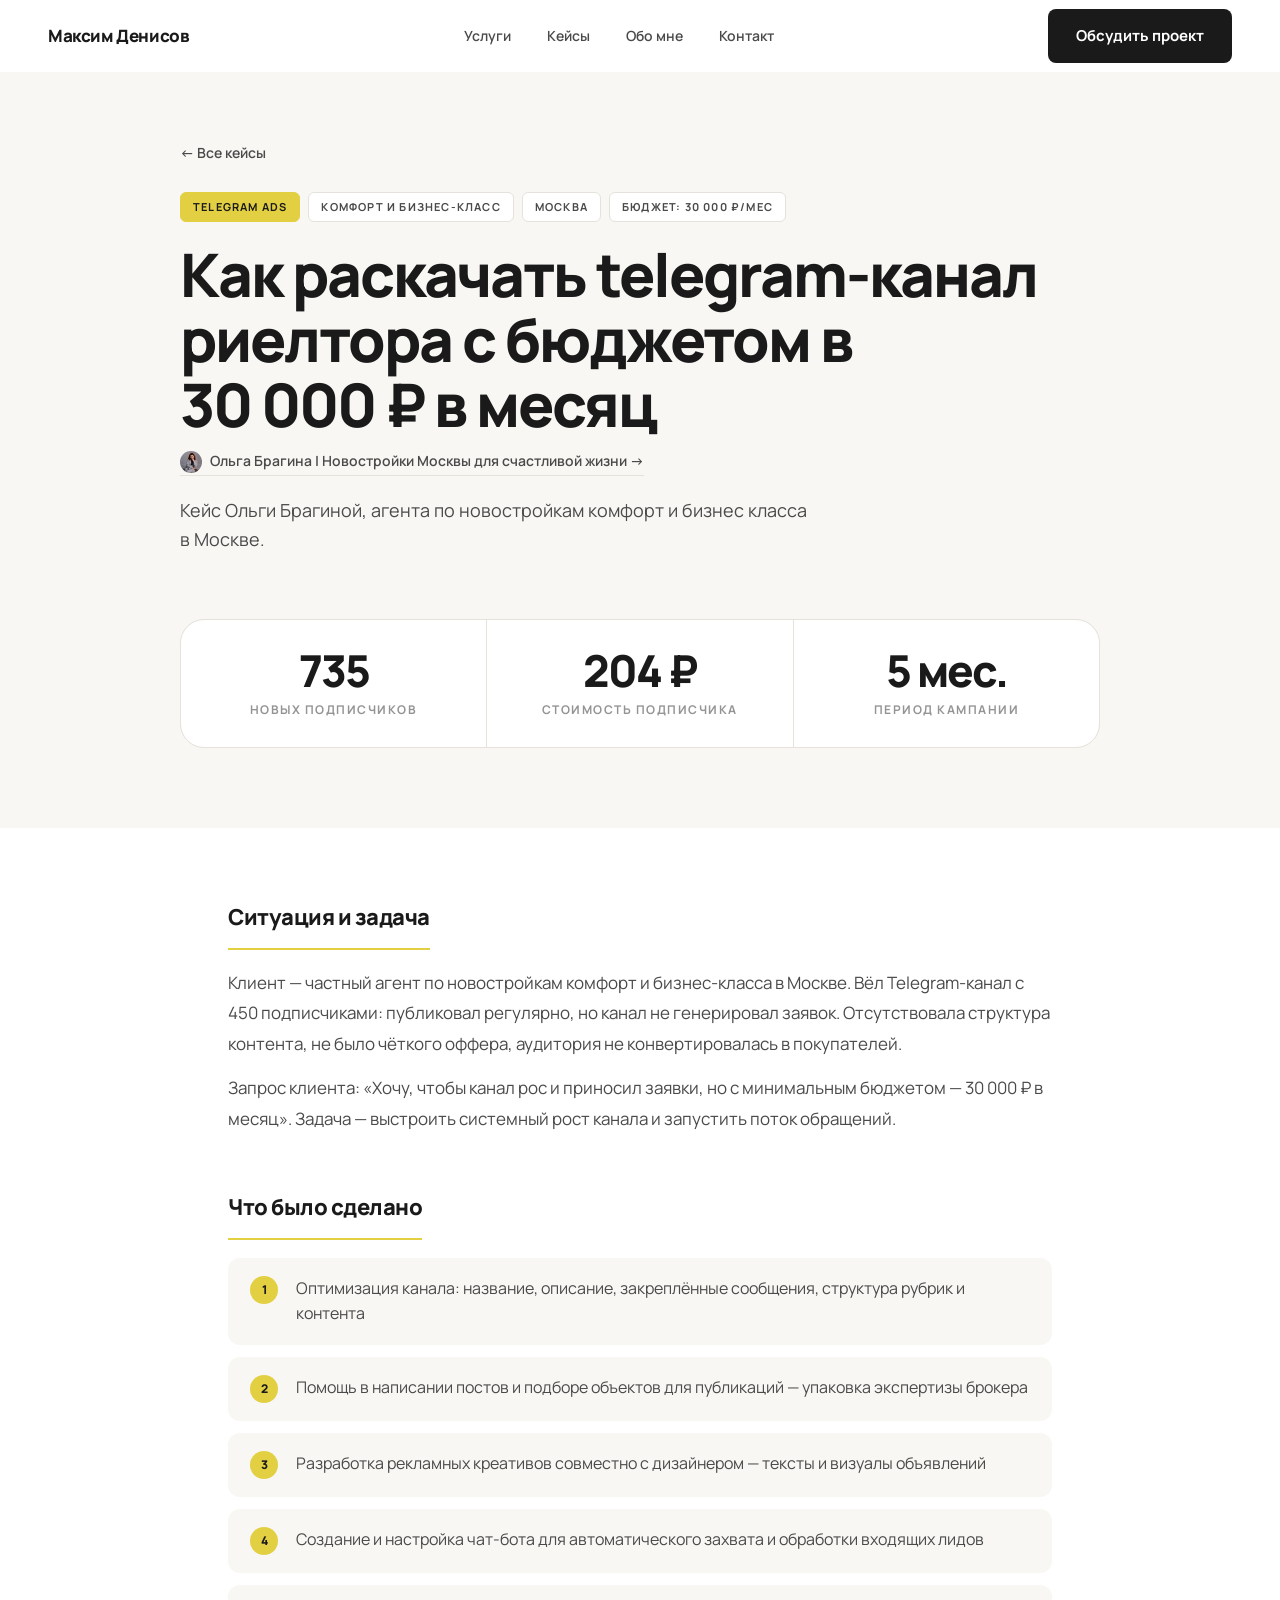
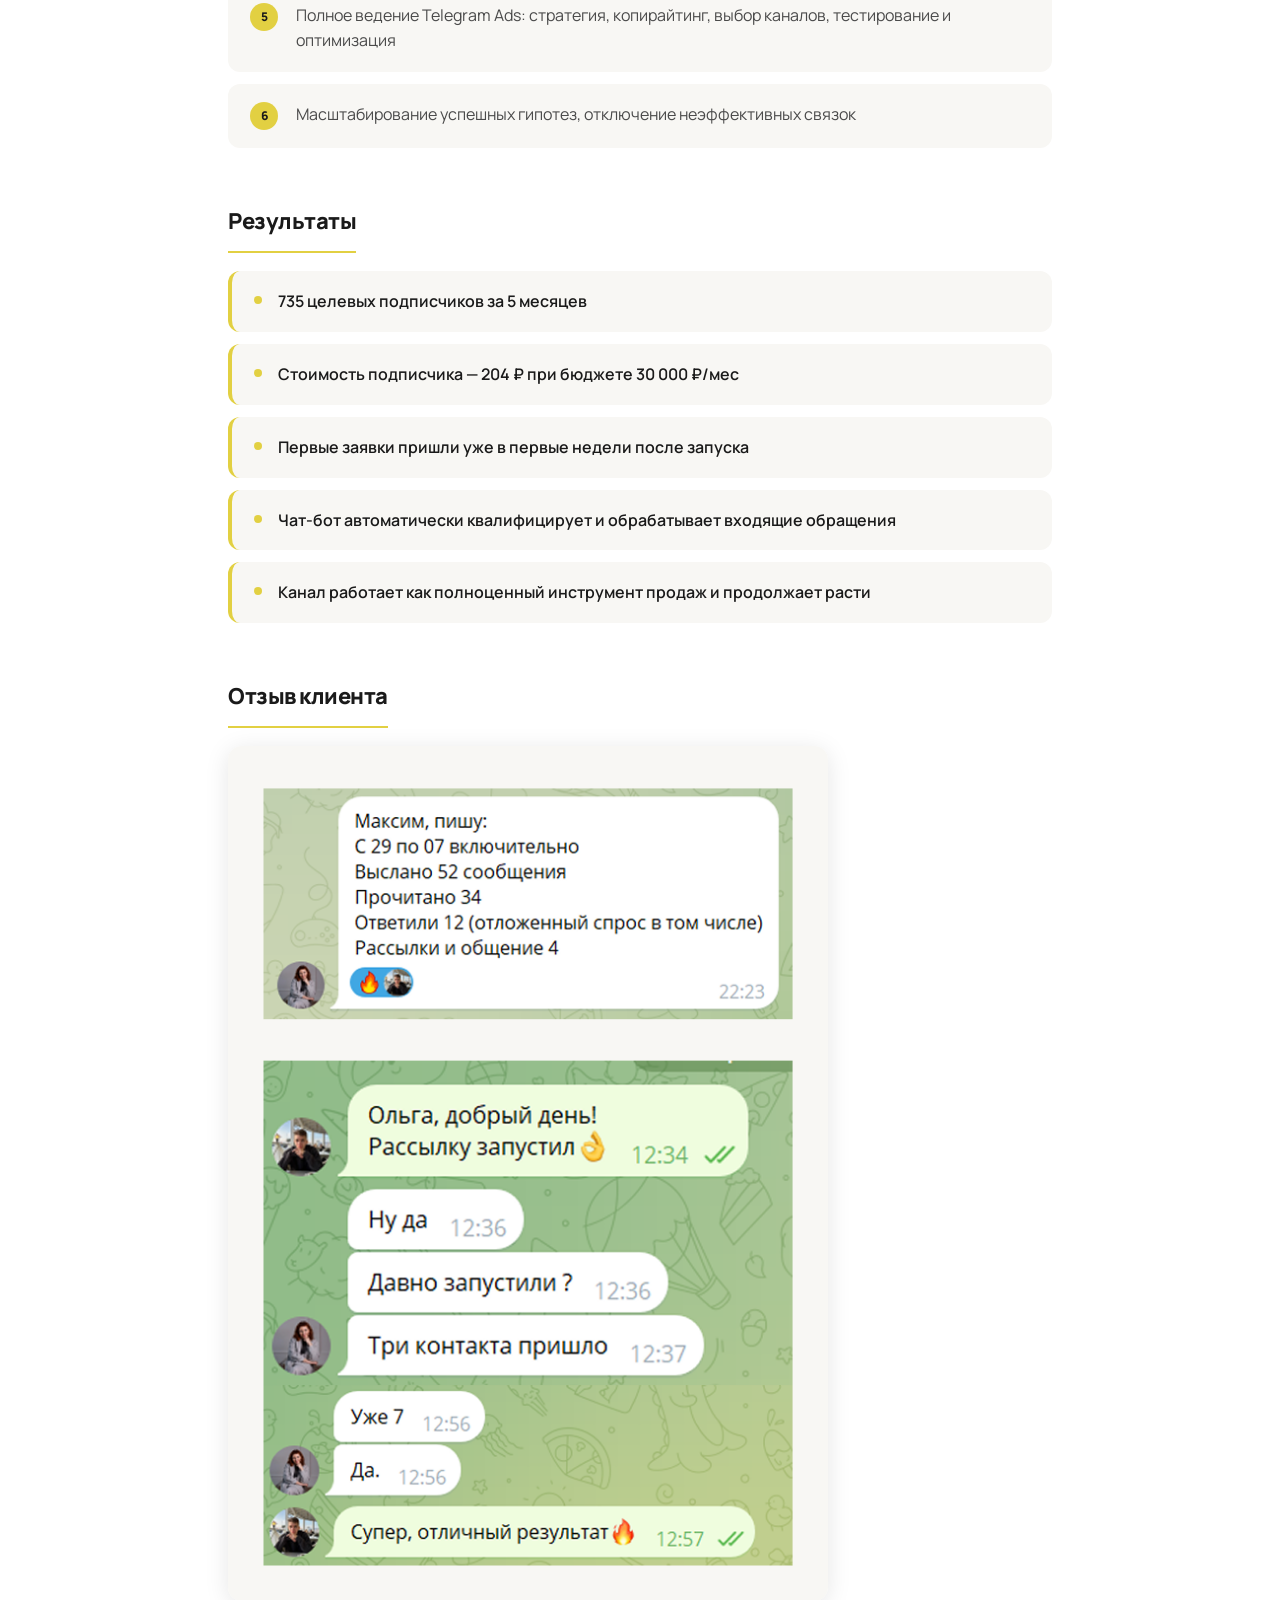
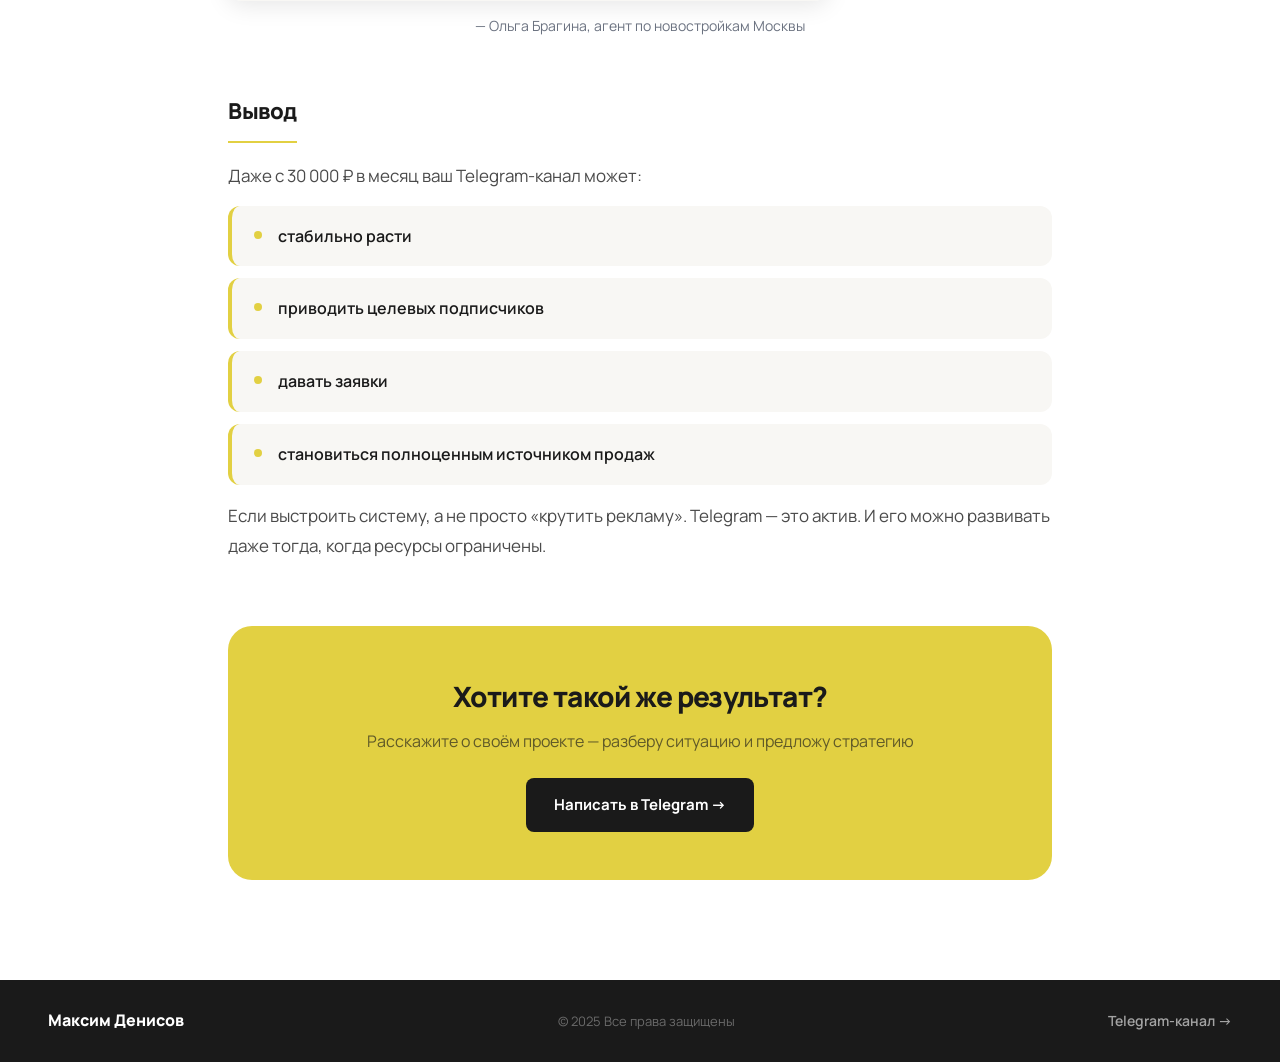
<file: case-2.html>
<!DOCTYPE html>
<html lang="ru">
<head>
  <meta charset="UTF-8">
  <meta name="viewport" content="width=device-width, initial-scale=1.0">
  <title>Кейс: Агент новостроек Москвы — 735 подписчиков, 204 ₽ | Максим Денисов</title>
  <meta name="description" content="Telegram Ads для агента новостроек Москвы: 735 подписчиков по 204 ₽, бюджет 30 000 ₽/мес, чат-бот для захвата лидов.">
  <link rel="preconnect" href="https://fonts.googleapis.com">
  <link rel="preconnect" href="https://fonts.gstatic.com" crossorigin>
  <link href="https://fonts.googleapis.com/css2?family=Manrope:wght@400;500;600;700;800&display=swap" rel="stylesheet">
  <link rel="stylesheet" href="style.css">
</head>
<body>

<!-- NAVIGATION -->
<nav class="nav" id="nav">
  <div class="nav-inner">
    <a href="index.html" class="nav-logo">Максим Денисов</a>
    <ul class="nav-links">
      <li><a href="index.html#services">Услуги</a></li>
      <li><a href="index.html#cases">Кейсы</a></li>
      <li><a href="index.html#about">Обо мне</a></li>
      <li><a href="index.html#contact">Контакт</a></li>
    </ul>
    <a href="https://t.me/maksimbarrister" target="_blank" rel="noopener" class="btn btn-dark">Обсудить проект</a>
    <button class="hamburger" aria-label="Меню"><span></span><span></span><span></span></button>
  </div>
</nav>
<div class="mobile-nav" id="mobile-nav">
  <ul>
    <li><a href="index.html#services">Услуги</a></li>
    <li><a href="index.html#cases">Кейсы</a></li>
    <li><a href="index.html#about">Обо мне</a></li>
    <li><a href="index.html#contact">Контакт</a></li>
  </ul>
  <a href="https://t.me/maksimbarrister" target="_blank" rel="noopener" class="btn btn-dark">Обсудить проект</a>
</div>

<!-- CASE HEADER -->
<header class="case-header">
  <div class="case-header-inner">
    <a href="index.html#cases" class="back-btn">← Все кейсы</a>
    <div class="case-tags">
      <span class="tag tag-y">Telegram Ads</span>
      <span class="tag">Комфорт и бизнес-класс</span>
      <span class="tag">Москва</span>
      <span class="tag">Бюджет: 30 000 ₽/мес</span>
    </div>
    <h1 class="case-h1">Как раскачать telegram-канал риелтора с бюджетом в 30&nbsp;000&nbsp;₽ в месяц</h1>
    <a href="https://t.me/braginanedvizh" target="_blank" rel="noopener" class="case-channel-link" style="display:inline-flex;align-items:center;gap:8px;">
      <img src="bragina-avatar.jpg" alt="" style="width:22px;height:22px;border-radius:50%;object-fit:cover;flex-shrink:0;">
      Ольга Брагина | Новостройки Москвы для счастливой жизни →
    </a>
    <p class="case-lead">Кейс Ольги Брагиной, агента по новостройкам комфорт и бизнес класса в Москве.</p>

    <div class="metrics-strip">
      <div class="metric">
        <div class="metric-num">735</div>
        <div class="metric-label">Новых подписчиков</div>
      </div>
      <div class="metric">
        <div class="metric-num">204 ₽</div>
        <div class="metric-label">Стоимость подписчика</div>
      </div>
      <div class="metric">
        <div class="metric-num">5 мес.</div>
        <div class="metric-label">Период кампании</div>
      </div>
    </div>
  </div>
</header>

<!-- CASE BODY -->
<main class="case-body">

  <section class="case-section fade-up">
    <h2 class="case-section-h">Ситуация и задача</h2>
    <p>Клиент — частный агент по новостройкам комфорт и бизнес-класса в Москве. Вёл Telegram-канал с 450 подписчиками: публиковал регулярно, но канал не генерировал заявок. Отсутствовала структура контента, не было чёткого оффера, аудитория не конвертировалась в покупателей.</p>
    <p>Запрос клиента: «Хочу, чтобы канал рос и приносил заявки, но с минимальным бюджетом — 30 000 ₽ в месяц». Задача — выстроить системный рост канала и запустить поток обращений.</p>
  </section>

  <section class="case-section fade-up">
    <h2 class="case-section-h">Что было сделано</h2>
    <div class="steps-list">
      <div class="step-item">
        <div class="step-n">1</div>
        <div class="step-text">Оптимизация канала: название, описание, закреплённые сообщения, структура рубрик и контента</div>
      </div>
      <div class="step-item">
        <div class="step-n">2</div>
        <div class="step-text">Помощь в написании постов и подборе объектов для публикаций — упаковка экспертизы брокера</div>
      </div>
      <div class="step-item">
        <div class="step-n">3</div>
        <div class="step-text">Разработка рекламных креативов совместно с дизайнером — тексты и визуалы объявлений</div>
      </div>
      <div class="step-item">
        <div class="step-n">4</div>
        <div class="step-text">Создание и настройка чат-бота для автоматического захвата и обработки входящих лидов</div>
      </div>
      <div class="step-item">
        <div class="step-n">5</div>
        <div class="step-text">Полное ведение Telegram Ads: стратегия, копирайтинг, выбор каналов, тестирование и оптимизация</div>
      </div>
      <div class="step-item">
        <div class="step-n">6</div>
        <div class="step-text">Масштабирование успешных гипотез, отключение неэффективных связок</div>
      </div>
    </div>
  </section>

  <section class="case-section fade-up">
    <h2 class="case-section-h">Результаты</h2>
    <div class="results-list">
      <div class="result-row">
        <div class="result-bullet"></div>
        <div class="result-text">735 целевых подписчиков за 5 месяцев</div>
      </div>
      <div class="result-row">
        <div class="result-bullet"></div>
        <div class="result-text">Стоимость подписчика — 204 ₽ при бюджете 30 000 ₽/мес</div>
      </div>
      <div class="result-row">
        <div class="result-bullet"></div>
        <div class="result-text">Первые заявки пришли уже в первые недели после запуска</div>
      </div>
      <div class="result-row">
        <div class="result-bullet"></div>
        <div class="result-text">Чат-бот автоматически квалифицирует и обрабатывает входящие обращения</div>
      </div>
      <div class="result-row">
        <div class="result-bullet"></div>
        <div class="result-text">Канал работает как полноценный инструмент продаж и продолжает расти</div>
      </div>
    </div>
  </section>

  <section class="case-section fade-up">
    <h2 class="case-section-h">Отзыв клиента</h2>
    <img src="bragina-review.png" alt="Отзыв Ольги Брагиной" style="max-width:600px;width:100%;border-radius:14px;box-shadow:0 4px 24px rgba(0,0,0,.10);" loading="lazy">
    <p style="font-size:14px;color:#6b7280;text-align:center;margin-top:12px;">— Ольга Брагина, агент по новостройкам Москвы</p>
  </section>

  <section class="case-section fade-up">
    <h2 class="case-section-h">Вывод</h2>
    <p>Даже с 30 000 ₽ в месяц ваш Telegram-канал может:</p>
    <div class="results-list">
      <div class="result-row"><div class="result-bullet"></div><div class="result-text">стабильно расти</div></div>
      <div class="result-row"><div class="result-bullet"></div><div class="result-text">приводить целевых подписчиков</div></div>
      <div class="result-row"><div class="result-bullet"></div><div class="result-text">давать заявки</div></div>
      <div class="result-row"><div class="result-bullet"></div><div class="result-text">становиться полноценным источником продаж</div></div>
    </div>
    <p style="margin-top:16px;">Если выстроить систему, а не просто «крутить рекламу». Telegram — это актив. И его можно развивать даже тогда, когда ресурсы ограничены.</p>
  </section>

  <div class="case-cta-box fade-up">
    <h3>Хотите такой же результат?</h3>
    <p>Расскажите о своём проекте — разберу ситуацию и предложу стратегию</p>
    <a href="https://t.me/maksimbarrister" target="_blank" rel="noopener" class="btn btn-dark">Написать в Telegram →</a>
  </div>

</main>

<!-- FOOTER -->
<footer>
  <div class="footer-inner">
    <span class="footer-brand">Максим Денисов</span>
    <span class="footer-copy">© 2025 Все права защищены</span>
    <a href="https://t.me/zametkimaksima" target="_blank" rel="noopener" class="footer-tg">Telegram-канал →</a>
  </div>
</footer>

<script src="main.js"></script>
</body>
</html>
</file>
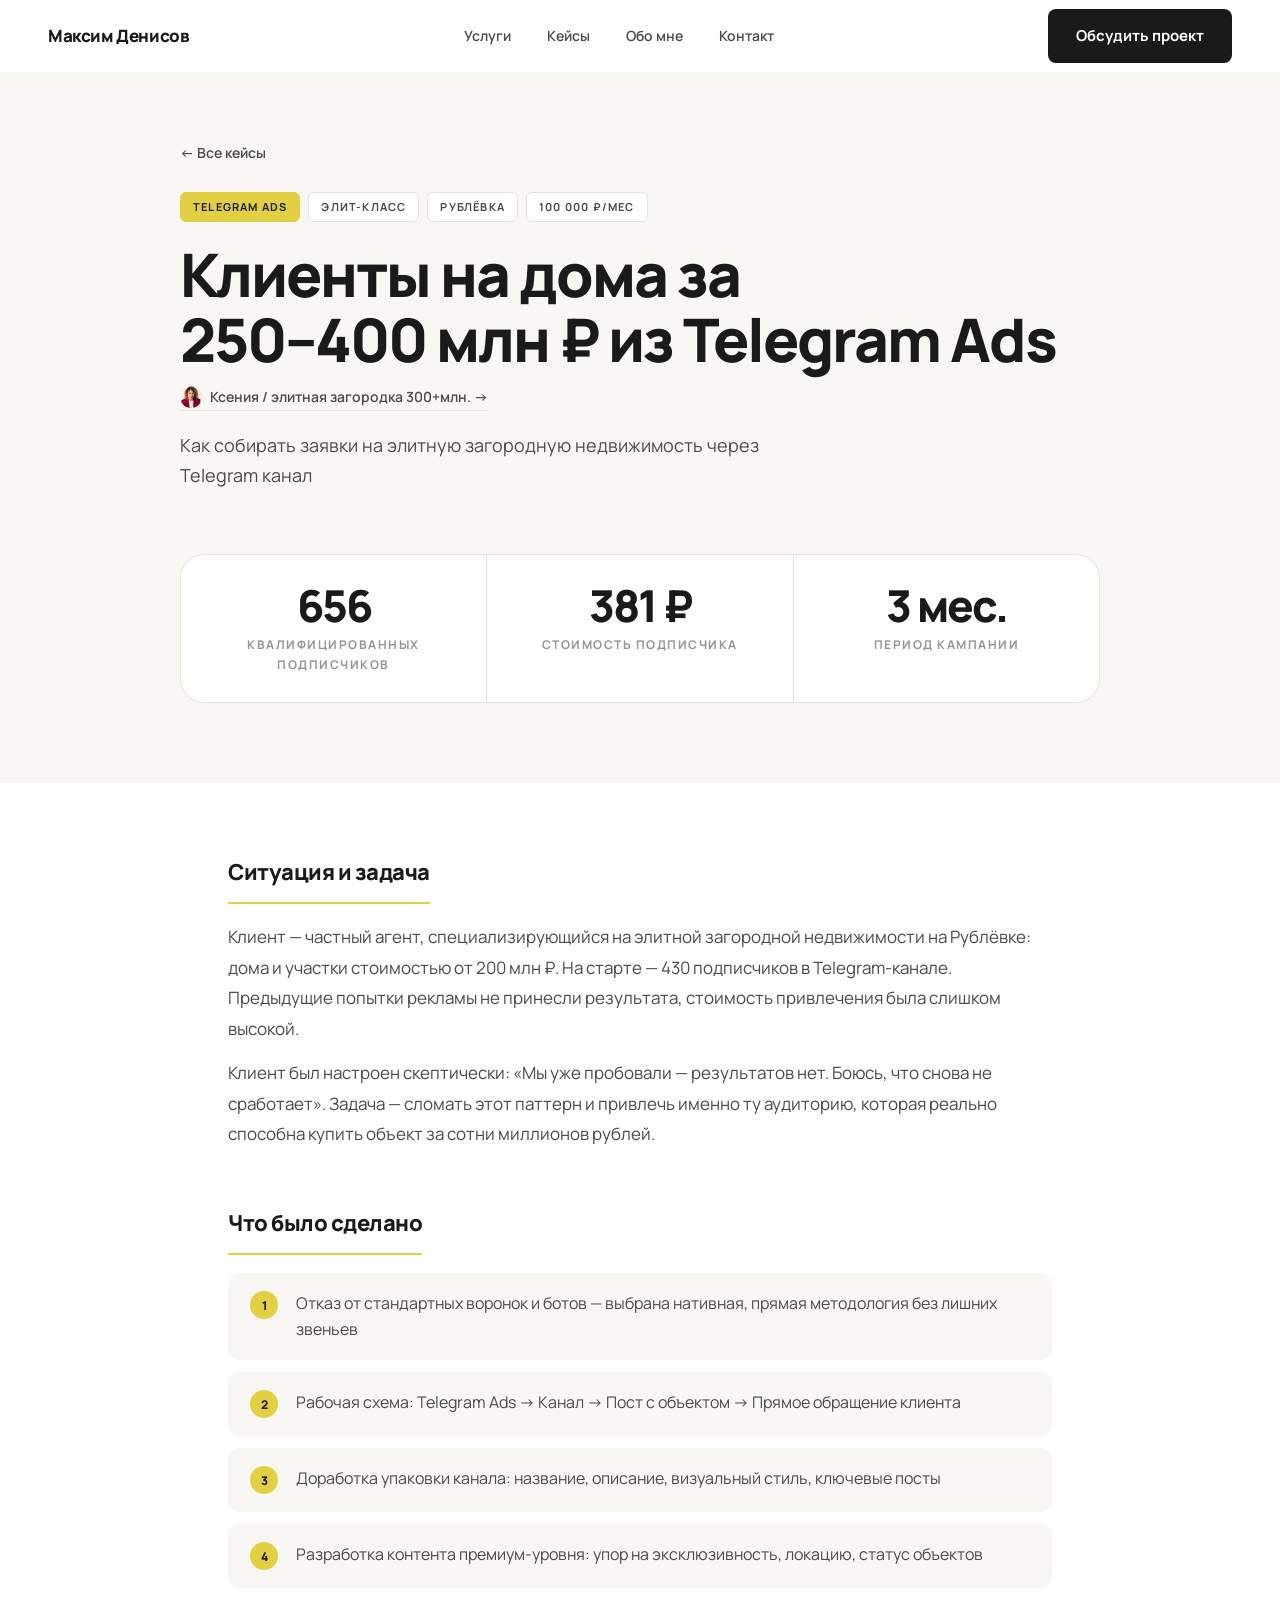
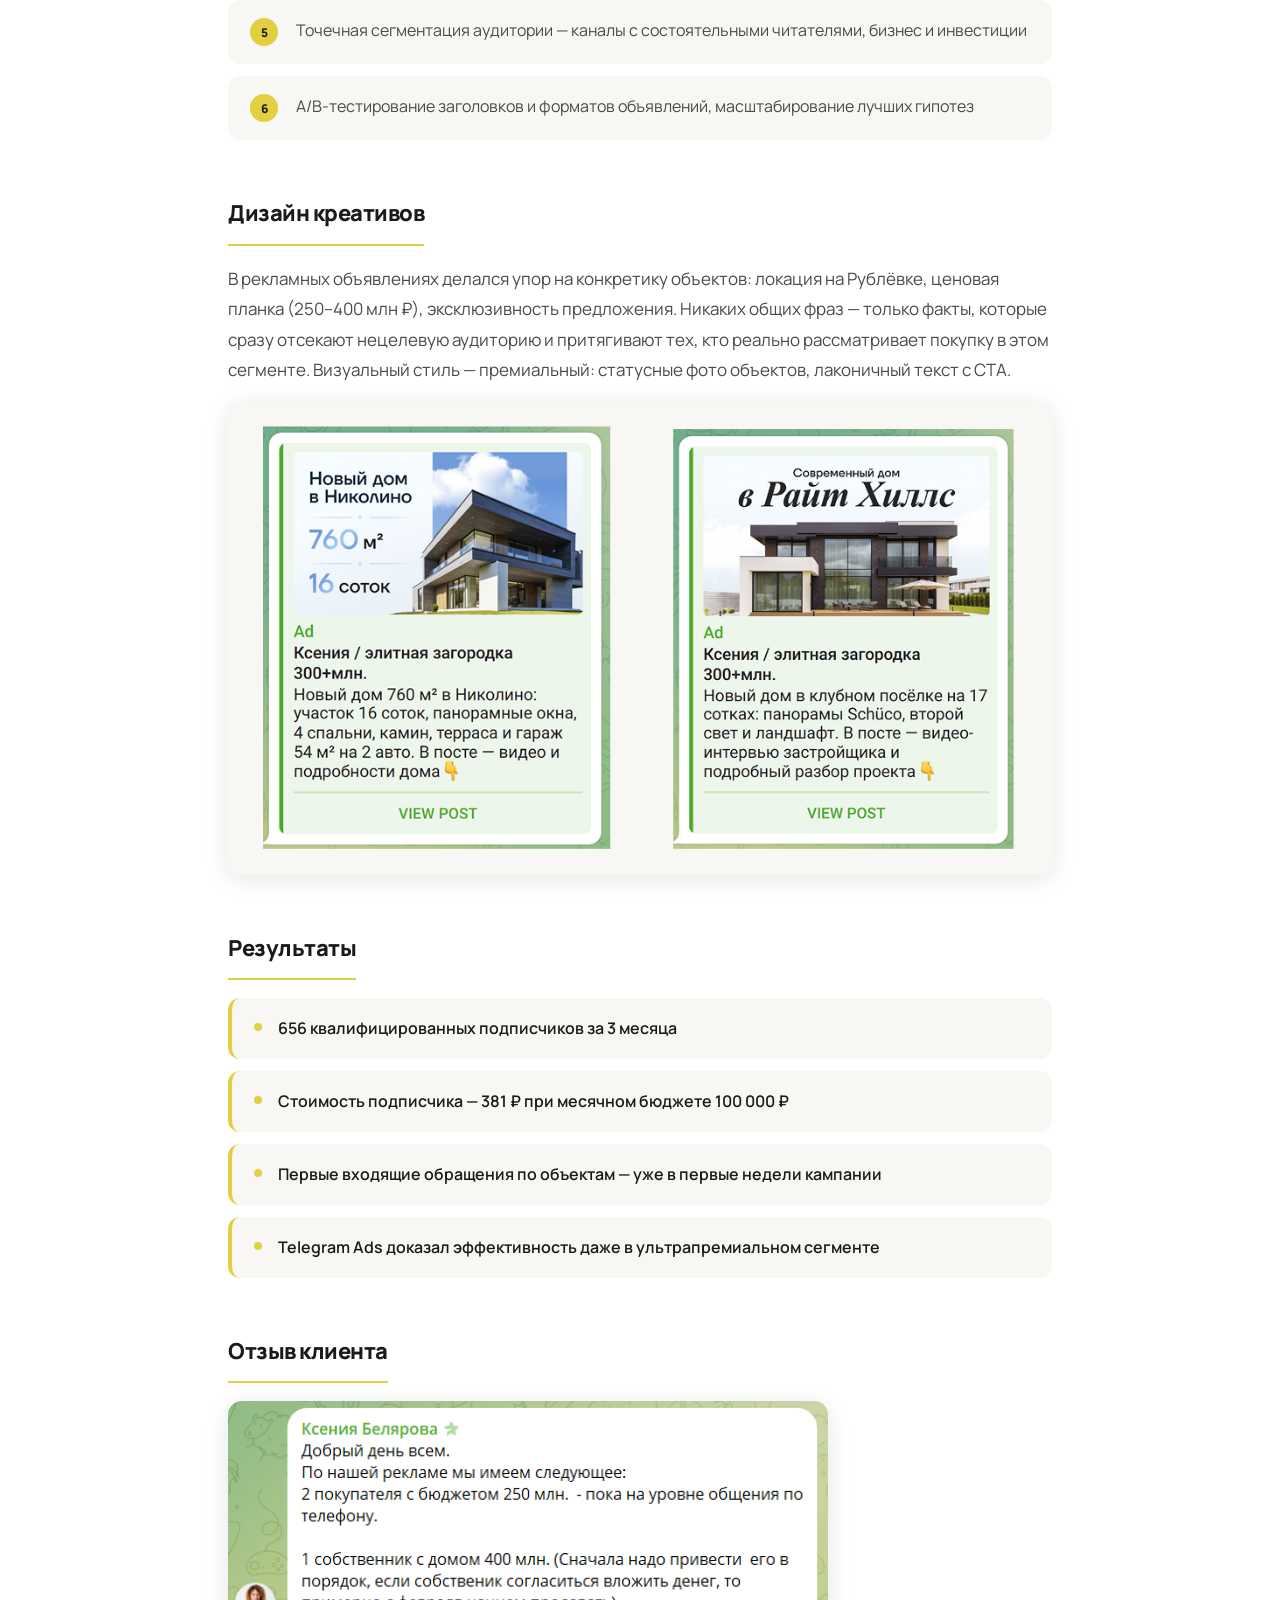
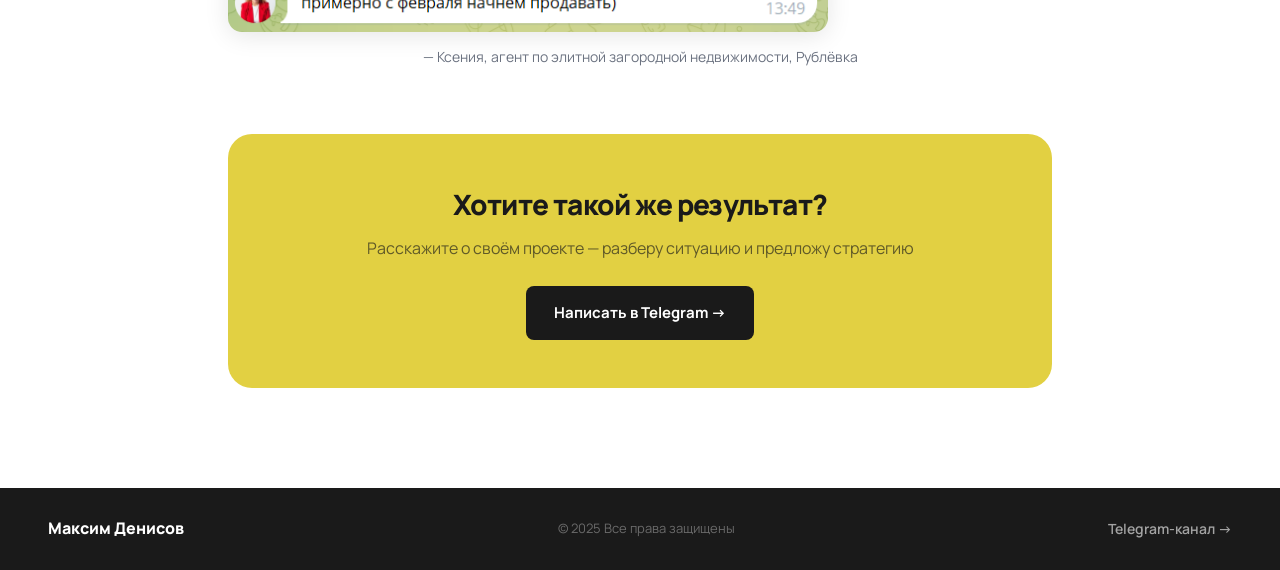
<file: case-3.html>
<!DOCTYPE html>
<html lang="ru">
<head>
  <meta charset="UTF-8">
  <meta name="viewport" content="width=device-width, initial-scale=1.0">
  <title>Кейс: Элитная загородная недвижимость, Рублёвка — 656 подписчиков | Максим Денисов</title>
  <meta name="description" content="Telegram Ads для агента элитной загородной недвижимости на Рублёвке: 656 подписчиков, объекты 250–400 млн ₽, 100 000 ₽/мес бюджет.">
  <link rel="preconnect" href="https://fonts.googleapis.com">
  <link rel="preconnect" href="https://fonts.gstatic.com" crossorigin>
  <link href="https://fonts.googleapis.com/css2?family=Manrope:wght@400;500;600;700;800&display=swap" rel="stylesheet">
  <link rel="stylesheet" href="style.css">
</head>
<body>

<!-- NAVIGATION -->
<nav class="nav" id="nav">
  <div class="nav-inner">
    <a href="index.html" class="nav-logo">Максим Денисов</a>
    <ul class="nav-links">
      <li><a href="index.html#services">Услуги</a></li>
      <li><a href="index.html#cases">Кейсы</a></li>
      <li><a href="index.html#about">Обо мне</a></li>
      <li><a href="index.html#contact">Контакт</a></li>
    </ul>
    <a href="https://t.me/maksimbarrister" target="_blank" rel="noopener" class="btn btn-dark">Обсудить проект</a>
    <button class="hamburger" aria-label="Меню"><span></span><span></span><span></span></button>
  </div>
</nav>
<div class="mobile-nav" id="mobile-nav">
  <ul>
    <li><a href="index.html#services">Услуги</a></li>
    <li><a href="index.html#cases">Кейсы</a></li>
    <li><a href="index.html#about">Обо мне</a></li>
    <li><a href="index.html#contact">Контакт</a></li>
  </ul>
  <a href="https://t.me/maksimbarrister" target="_blank" rel="noopener" class="btn btn-dark">Обсудить проект</a>
</div>

<!-- CASE HEADER -->
<header class="case-header">
  <div class="case-header-inner">
    <a href="index.html#cases" class="back-btn">← Все кейсы</a>
    <div class="case-tags">
      <span class="tag tag-y">Telegram Ads</span>
      <span class="tag">Элит-класс</span>
      <span class="tag">Рублёвка</span>
      <span class="tag">100 000 ₽/мес</span>
    </div>
    <h1 class="case-h1">Клиенты на дома за<br>250–400 млн ₽ из Telegram Ads</h1>
    <a href="https://t.me/ksenia_zagorod" target="_blank" rel="noopener" class="case-channel-link" style="display:inline-flex;align-items:center;gap:8px;">
      <img src="kseniya-avatar.jpg" alt="" style="width:22px;height:22px;border-radius:50%;object-fit:cover;flex-shrink:0;">
      Ксения / элитная загородка 300+млн. →
    </a>
    <p class="case-lead">Как собирать заявки на элитную загородную недвижимость через Telegram канал</p>

    <div class="metrics-strip">
      <div class="metric">
        <div class="metric-num">656</div>
        <div class="metric-label">Квалифицированных подписчиков</div>
      </div>
      <div class="metric">
        <div class="metric-num">381 ₽</div>
        <div class="metric-label">Стоимость подписчика</div>
      </div>
      <div class="metric">
        <div class="metric-num">3 мес.</div>
        <div class="metric-label">Период кампании</div>
      </div>
    </div>
  </div>
</header>

<!-- CASE BODY -->
<main class="case-body">

  <section class="case-section fade-up">
    <h2 class="case-section-h">Ситуация и задача</h2>
    <p>Клиент — частный агент, специализирующийся на элитной загородной недвижимости на Рублёвке: дома и участки стоимостью от 200 млн ₽. На старте — 430 подписчиков в Telegram-канале. Предыдущие попытки рекламы не принесли результата, стоимость привлечения была слишком высокой.</p>
    <p>Клиент был настроен скептически: «Мы уже пробовали — результатов нет. Боюсь, что снова не сработает». Задача — сломать этот паттерн и привлечь именно ту аудиторию, которая реально способна купить объект за сотни миллионов рублей.</p>
  </section>

  <section class="case-section fade-up">
    <h2 class="case-section-h">Что было сделано</h2>
    <div class="steps-list">
      <div class="step-item">
        <div class="step-n">1</div>
        <div class="step-text">Отказ от стандартных воронок и ботов — выбрана нативная, прямая методология без лишних звеньев</div>
      </div>
      <div class="step-item">
        <div class="step-n">2</div>
        <div class="step-text">Рабочая схема: Telegram Ads → Канал → Пост с объектом → Прямое обращение клиента</div>
      </div>
      <div class="step-item">
        <div class="step-n">3</div>
        <div class="step-text">Доработка упаковки канала: название, описание, визуальный стиль, ключевые посты</div>
      </div>
      <div class="step-item">
        <div class="step-n">4</div>
        <div class="step-text">Разработка контента премиум-уровня: упор на эксклюзивность, локацию, статус объектов</div>
      </div>
      <div class="step-item">
        <div class="step-n">5</div>
        <div class="step-text">Точечная сегментация аудитории — каналы с состоятельными читателями, бизнес и инвестиции</div>
      </div>
      <div class="step-item">
        <div class="step-n">6</div>
        <div class="step-text">A/B-тестирование заголовков и форматов объявлений, масштабирование лучших гипотез</div>
      </div>
    </div>
  </section>

  <section class="case-section fade-up">
    <h2 class="case-section-h">Дизайн креативов</h2>
    <p>В рекламных объявлениях делался упор на конкретику объектов: локация на Рублёвке, ценовая планка (250–400 млн ₽), эксклюзивность предложения. Никаких общих фраз — только факты, которые сразу отсекают нецелевую аудиторию и притягивают тех, кто реально рассматривает покупку в этом сегменте. Визуальный стиль — премиальный: статусные фото объектов, лаконичный текст с CTA.</p>
    <img src="kseniya-kreativy-v2.png" alt="Рекламные креативы" style="width:100%;border-radius:14px;box-shadow:0 4px 24px rgba(0,0,0,.10);margin-top:16px;display:block;" loading="lazy">
  </section>

  <section class="case-section fade-up">
    <h2 class="case-section-h">Результаты</h2>
    <div class="results-list">
      <div class="result-row">
        <div class="result-bullet"></div>
        <div class="result-text">656 квалифицированных подписчиков за 3 месяца</div>
      </div>
      <div class="result-row">
        <div class="result-bullet"></div>
        <div class="result-text">Стоимость подписчика — 381 ₽ при месячном бюджете 100 000 ₽</div>
      </div>
      <div class="result-row">
        <div class="result-bullet"></div>
        <div class="result-text">Первые входящие обращения по объектам — уже в первые недели кампании</div>
      </div>
      <div class="result-row">
        <div class="result-bullet"></div>
        <div class="result-text">Telegram Ads доказал эффективность даже в ультрапремиальном сегменте</div>
      </div>
    </div>
  </section>

  <section class="case-section fade-up">
    <h2 class="case-section-h">Отзыв клиента</h2>
    <img src="kseniya-review.png" alt="Отзыв клиента" style="max-width:600px;width:100%;border-radius:14px;box-shadow:0 4px 24px rgba(0,0,0,.10);" loading="lazy">
    <p style="font-size:14px;color:#6b7280;text-align:center;margin-top:12px;">— Ксения, агент по элитной загородной недвижимости, Рублёвка</p>
  </section>

  <div class="case-cta-box fade-up">
    <h3>Хотите такой же результат?</h3>
    <p>Расскажите о своём проекте — разберу ситуацию и предложу стратегию</p>
    <a href="https://t.me/maksimbarrister" target="_blank" rel="noopener" class="btn btn-dark">Написать в Telegram →</a>
  </div>

</main>

<!-- FOOTER -->
<footer>
  <div class="footer-inner">
    <span class="footer-brand">Максим Денисов</span>
    <span class="footer-copy">© 2025 Все права защищены</span>
    <a href="https://t.me/zametkimaksima" target="_blank" rel="noopener" class="footer-tg">Telegram-канал →</a>
  </div>
</footer>

<script src="main.js"></script>
</body>
</html>
</file>
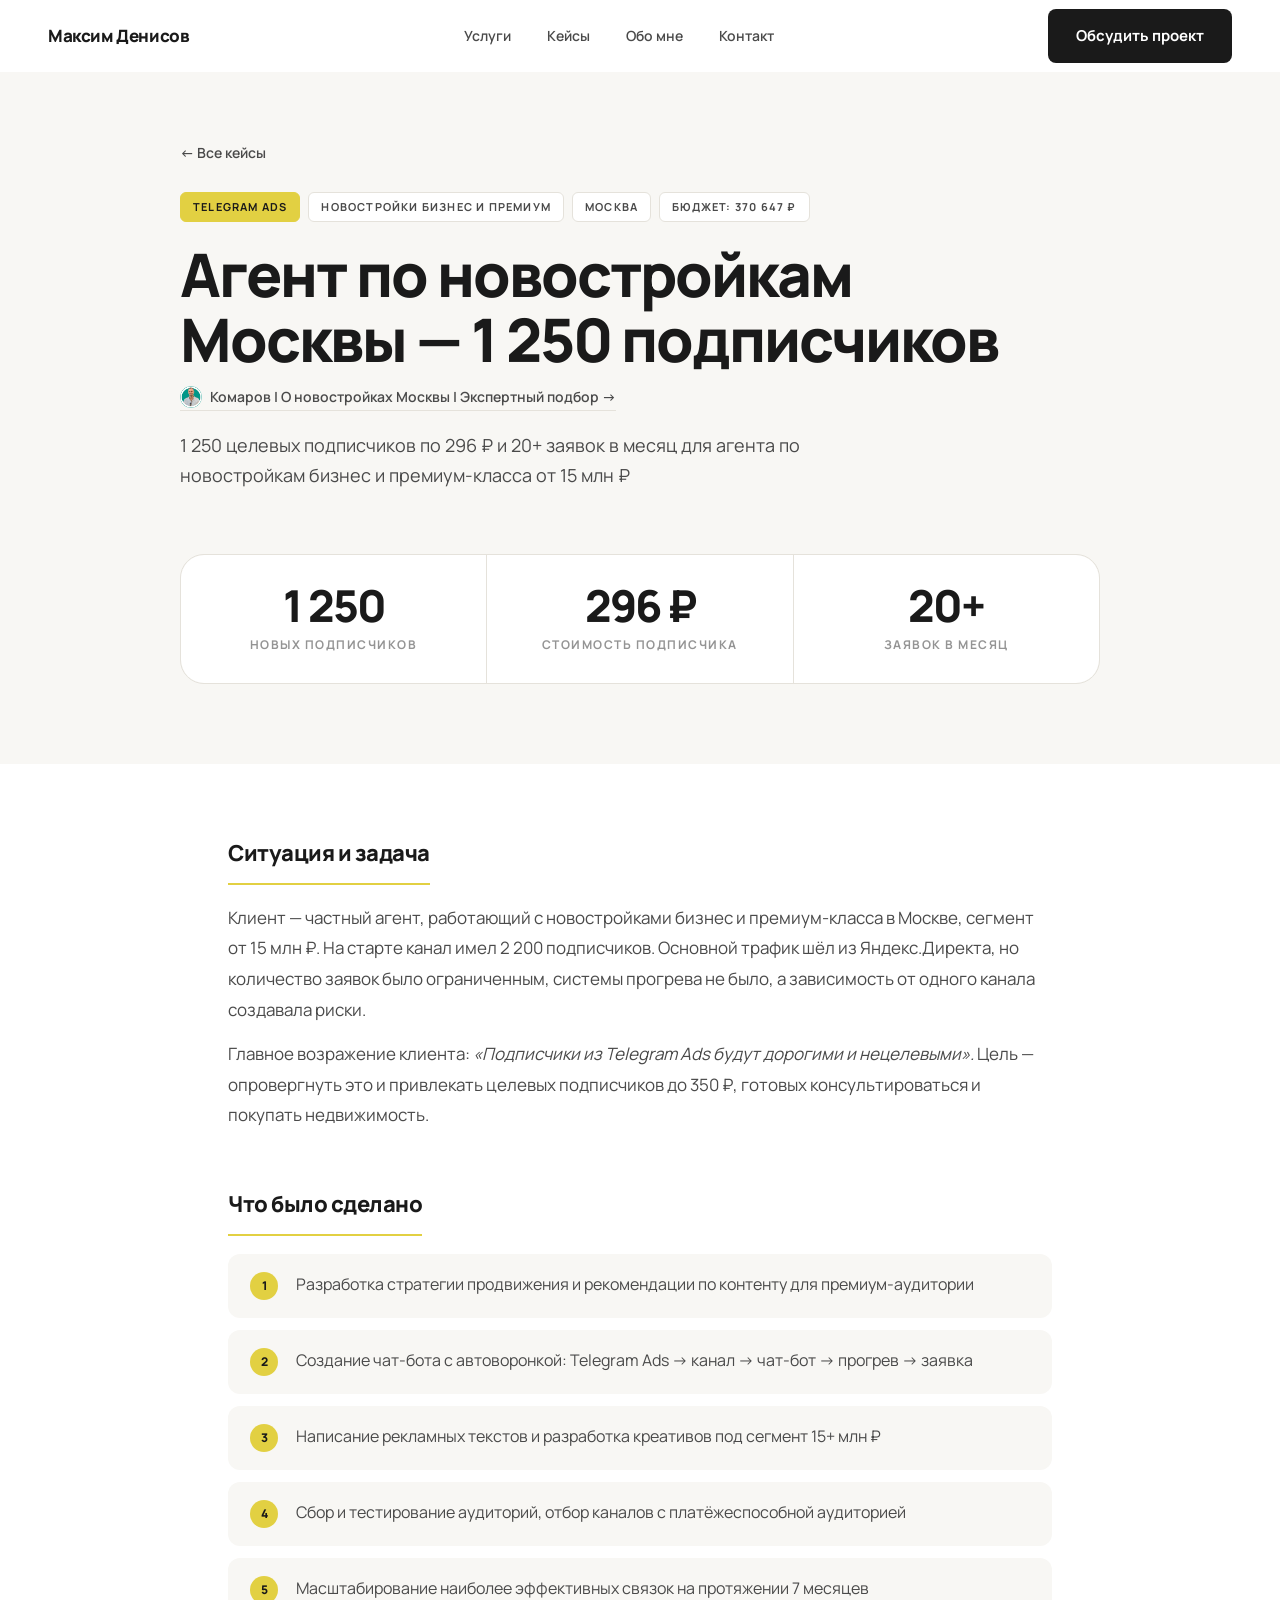
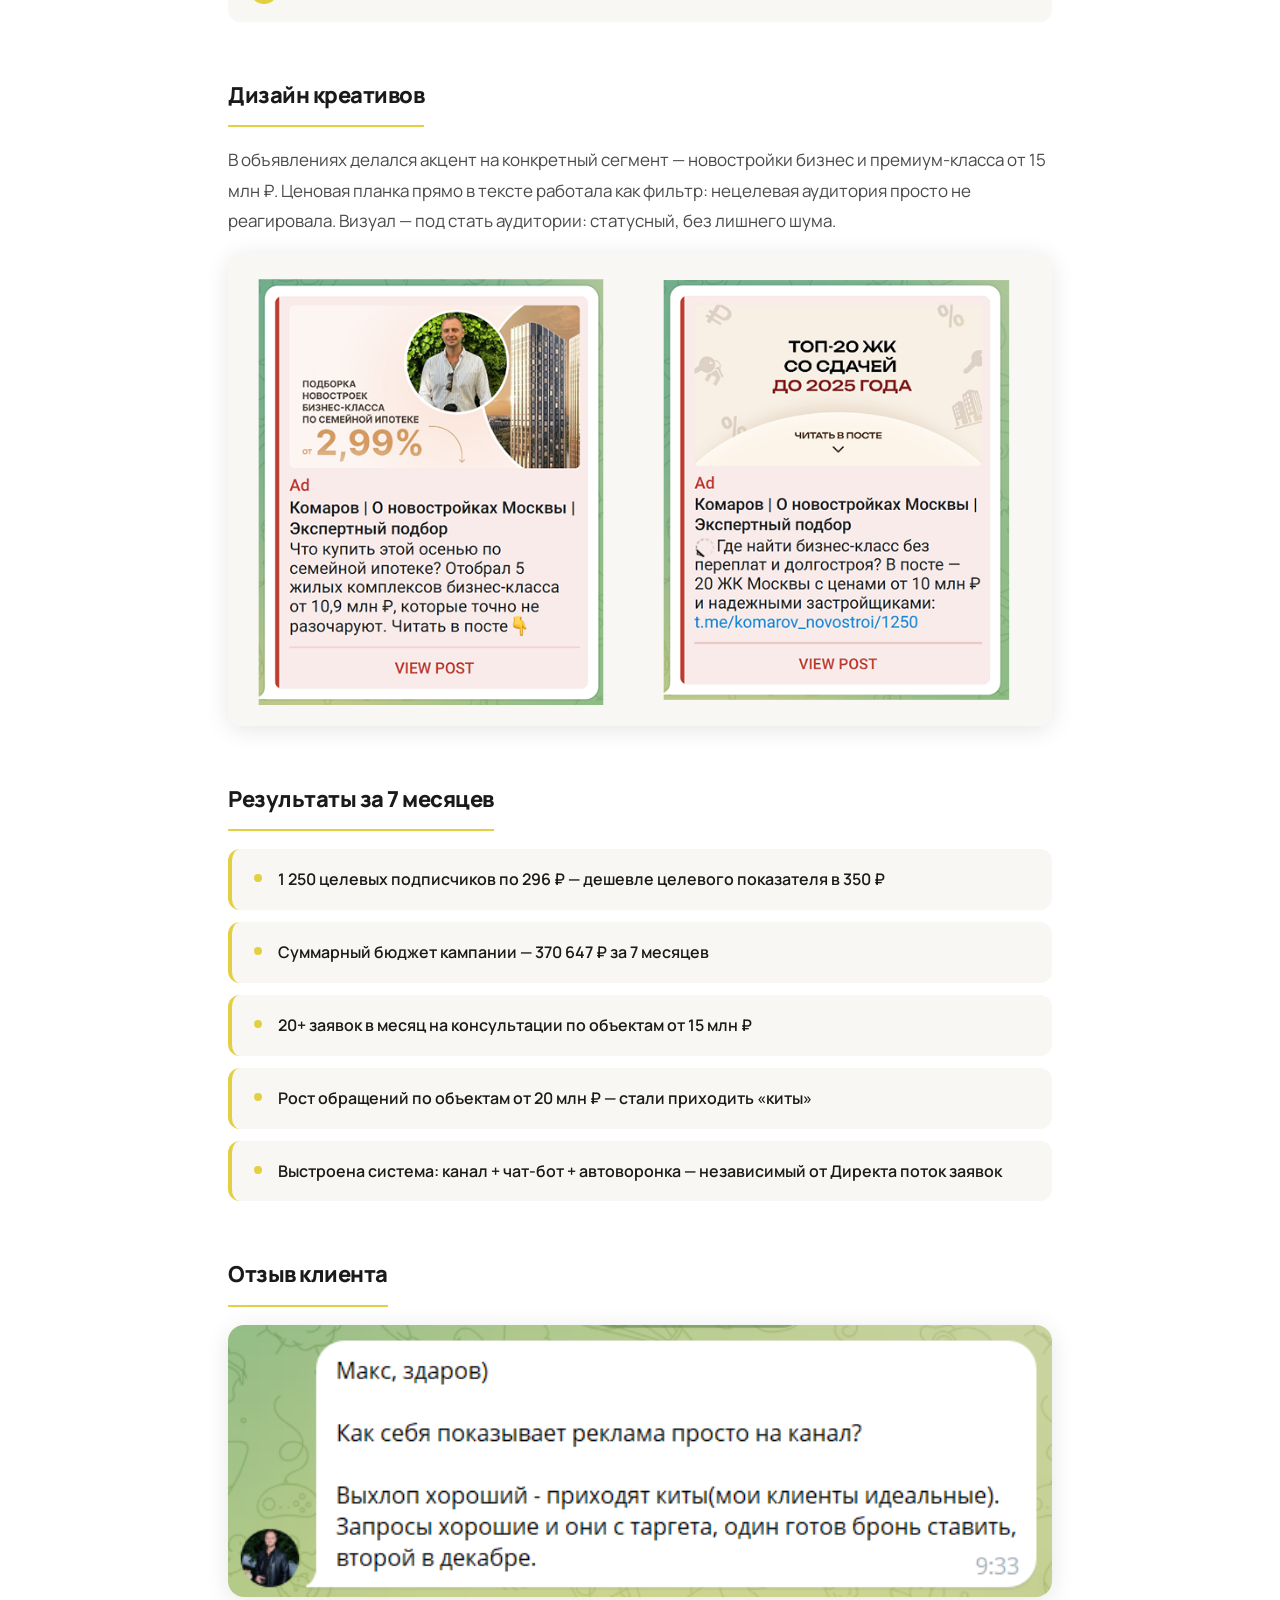
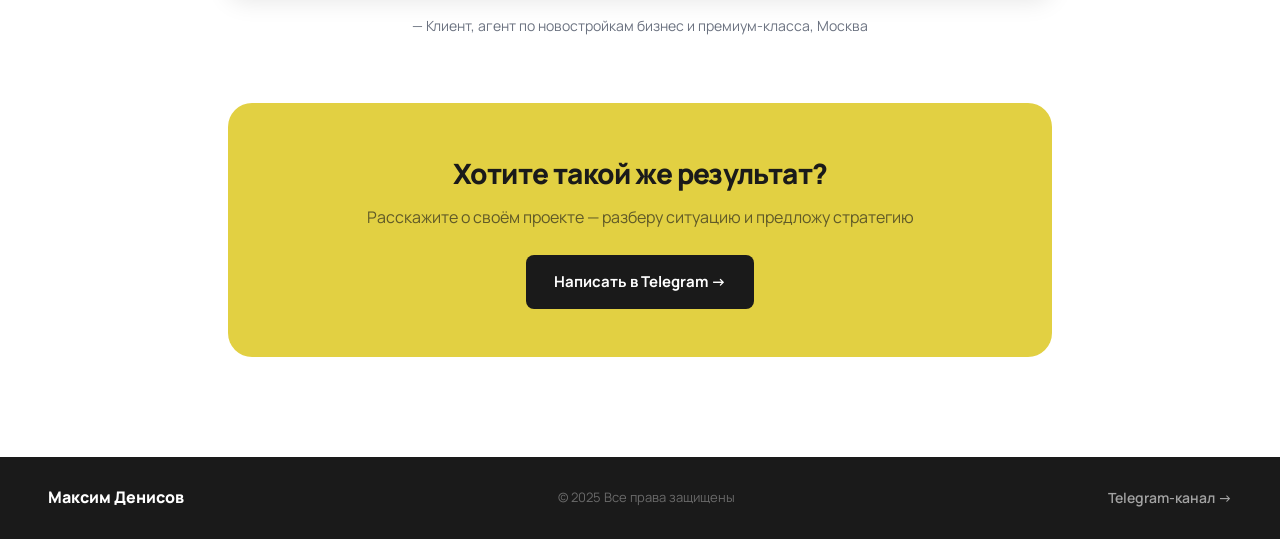
<file: case-4.html>
<!DOCTYPE html>
<html lang="ru">
<head>
  <meta charset="UTF-8">
  <meta name="viewport" content="width=device-width, initial-scale=1.0">
  <title>Кейс: 1 250 подписчиков по 296 ₽ для агента по новостройкам Москвы | Максим Денисов</title>
  <meta name="description" content="Telegram Ads для агента по новостройкам бизнес и премиум-класса: 1 250 подписчиков по 296 ₽, 20+ заявок в месяц, бюджет 370 647 ₽ за 7 месяцев.">
  <link rel="preconnect" href="https://fonts.googleapis.com">
  <link rel="preconnect" href="https://fonts.gstatic.com" crossorigin>
  <link href="https://fonts.googleapis.com/css2?family=Manrope:wght@400;500;600;700;800&display=swap" rel="stylesheet">
  <link rel="stylesheet" href="style.css">
</head>
<body>

<!-- NAVIGATION -->
<nav class="nav" id="nav">
  <div class="nav-inner">
    <a href="index.html" class="nav-logo">Максим Денисов</a>
    <ul class="nav-links">
      <li><a href="index.html#services">Услуги</a></li>
      <li><a href="index.html#cases">Кейсы</a></li>
      <li><a href="index.html#about">Обо мне</a></li>
      <li><a href="index.html#contact">Контакт</a></li>
    </ul>
    <a href="https://t.me/maksimbarrister" target="_blank" rel="noopener" class="btn btn-dark">Обсудить проект</a>
    <button class="hamburger" aria-label="Меню"><span></span><span></span><span></span></button>
  </div>
</nav>
<div class="mobile-nav" id="mobile-nav">
  <ul>
    <li><a href="index.html#services">Услуги</a></li>
    <li><a href="index.html#cases">Кейсы</a></li>
    <li><a href="index.html#about">Обо мне</a></li>
    <li><a href="index.html#contact">Контакт</a></li>
  </ul>
  <a href="https://t.me/maksimbarrister" target="_blank" rel="noopener" class="btn btn-dark">Обсудить проект</a>
</div>

<!-- CASE HEADER -->
<header class="case-header">
  <div class="case-header-inner">
    <a href="index.html#cases" class="back-btn">← Все кейсы</a>
    <div class="case-tags">
      <span class="tag tag-y">Telegram Ads</span>
      <span class="tag">Новостройки бизнес и премиум</span>
      <span class="tag">Москва</span>
      <span class="tag">Бюджет: 370 647 ₽</span>
    </div>
    <h1 class="case-h1">Агент по новостройкам<br>Москвы — 1 250 подписчиков</h1>
    <a href="https://t.me/komarov_novostroi" target="_blank" rel="noopener" class="case-channel-link" style="display:inline-flex;align-items:center;gap:8px;">
      <img src="komarov-avatar.jpg" alt="" style="width:22px;height:22px;border-radius:50%;object-fit:cover;flex-shrink:0;">
      Комаров | О новостройках Москвы | Экспертный подбор →
    </a>
    <p class="case-lead">1 250 целевых подписчиков по 296 ₽ и 20+ заявок в месяц для агента по новостройкам бизнес и премиум-класса от 15 млн ₽</p>

    <div class="metrics-strip">
      <div class="metric">
        <div class="metric-num">1&thinsp;250</div>
        <div class="metric-label">Новых подписчиков</div>
      </div>
      <div class="metric">
        <div class="metric-num">296 ₽</div>
        <div class="metric-label">Стоимость подписчика</div>
      </div>
      <div class="metric">
        <div class="metric-num">20+</div>
        <div class="metric-label">Заявок в месяц</div>
      </div>
    </div>
  </div>
</header>

<!-- CASE BODY -->
<main class="case-body">

  <section class="case-section fade-up">
    <h2 class="case-section-h">Ситуация и задача</h2>
    <p>Клиент — частный агент, работающий с новостройками бизнес и премиум-класса в Москве, сегмент от 15 млн ₽. На старте канал имел 2 200 подписчиков. Основной трафик шёл из Яндекс.Директа, но количество заявок было ограниченным, системы прогрева не было, а зависимость от одного канала создавала риски.</p>
    <p>Главное возражение клиента: <em>«Подписчики из Telegram Ads будут дорогими и нецелевыми».</em> Цель — опровергнуть это и привлекать целевых подписчиков до 350 ₽, готовых консультироваться и покупать недвижимость.</p>
  </section>

  <section class="case-section fade-up">
    <h2 class="case-section-h">Что было сделано</h2>
    <div class="steps-list">
      <div class="step-item">
        <div class="step-n">1</div>
        <div class="step-text">Разработка стратегии продвижения и рекомендации по контенту для премиум-аудитории</div>
      </div>
      <div class="step-item">
        <div class="step-n">2</div>
        <div class="step-text">Создание чат-бота с автоворонкой: Telegram Ads → канал → чат-бот → прогрев → заявка</div>
      </div>
      <div class="step-item">
        <div class="step-n">3</div>
        <div class="step-text">Написание рекламных текстов и разработка креативов под сегмент 15+ млн ₽</div>
      </div>
      <div class="step-item">
        <div class="step-n">4</div>
        <div class="step-text">Сбор и тестирование аудиторий, отбор каналов с платёжеспособной аудиторией</div>
      </div>
      <div class="step-item">
        <div class="step-n">5</div>
        <div class="step-text">Масштабирование наиболее эффективных связок на протяжении 7 месяцев</div>
      </div>
    </div>
  </section>

  <section class="case-section fade-up">
    <h2 class="case-section-h">Дизайн креативов</h2>
    <p>В объявлениях делался акцент на конкретный сегмент — новостройки бизнес и премиум-класса от 15 млн ₽. Ценовая планка прямо в тексте работала как фильтр: нецелевая аудитория просто не реагировала. Визуал — под стать аудитории: статусный, без лишнего шума.</p>
    <img src="komarov-kreativy-v2.png" alt="Рекламные креативы" style="width:100%;border-radius:14px;box-shadow:0 4px 24px rgba(0,0,0,.10);margin-top:16px;" loading="lazy">
  </section>

  <section class="case-section fade-up">
    <h2 class="case-section-h">Результаты за 7 месяцев</h2>
    <div class="results-list">
      <div class="result-row">
        <div class="result-bullet"></div>
        <div class="result-text">1 250 целевых подписчиков по 296 ₽ — дешевле целевого показателя в 350 ₽</div>
      </div>
      <div class="result-row">
        <div class="result-bullet"></div>
        <div class="result-text">Суммарный бюджет кампании — 370 647 ₽ за 7 месяцев</div>
      </div>
      <div class="result-row">
        <div class="result-bullet"></div>
        <div class="result-text">20+ заявок в месяц на консультации по объектам от 15 млн ₽</div>
      </div>
      <div class="result-row">
        <div class="result-bullet"></div>
        <div class="result-text">Рост обращений по объектам от 20 млн ₽ — стали приходить «киты»</div>
      </div>
      <div class="result-row">
        <div class="result-bullet"></div>
        <div class="result-text">Выстроена система: канал + чат-бот + автоворонка — независимый от Директа поток заявок</div>
      </div>
    </div>
  </section>

  <section class="case-section fade-up">
    <h2 class="case-section-h">Отзыв клиента</h2>
    <img src="komarov-review.png" alt="Отзыв клиента" style="width:100%;border-radius:16px;box-shadow:0 4px 24px rgba(0,0,0,.10);margin-bottom:16px;" loading="lazy">
    <p style="font-size:14px;color:#6b7280;text-align:center;margin:0;">— Клиент, агент по новостройкам бизнес и премиум-класса, Москва</p>
  </section>

  <div class="case-cta-box fade-up">
    <h3>Хотите такой же результат?</h3>
    <p>Расскажите о своём проекте — разберу ситуацию и предложу стратегию</p>
    <a href="https://t.me/maksimbarrister" target="_blank" rel="noopener" class="btn btn-dark">Написать в Telegram →</a>
  </div>

</main>

<!-- FOOTER -->
<footer>
  <div class="footer-inner">
    <span class="footer-brand">Максим Денисов</span>
    <span class="footer-copy">© 2025 Все права защищены</span>
    <a href="https://t.me/zametkimaksima" target="_blank" rel="noopener" class="footer-tg">Telegram-канал →</a>
  </div>
</footer>

<script src="main.js"></script>
</body>
</html>
</file>
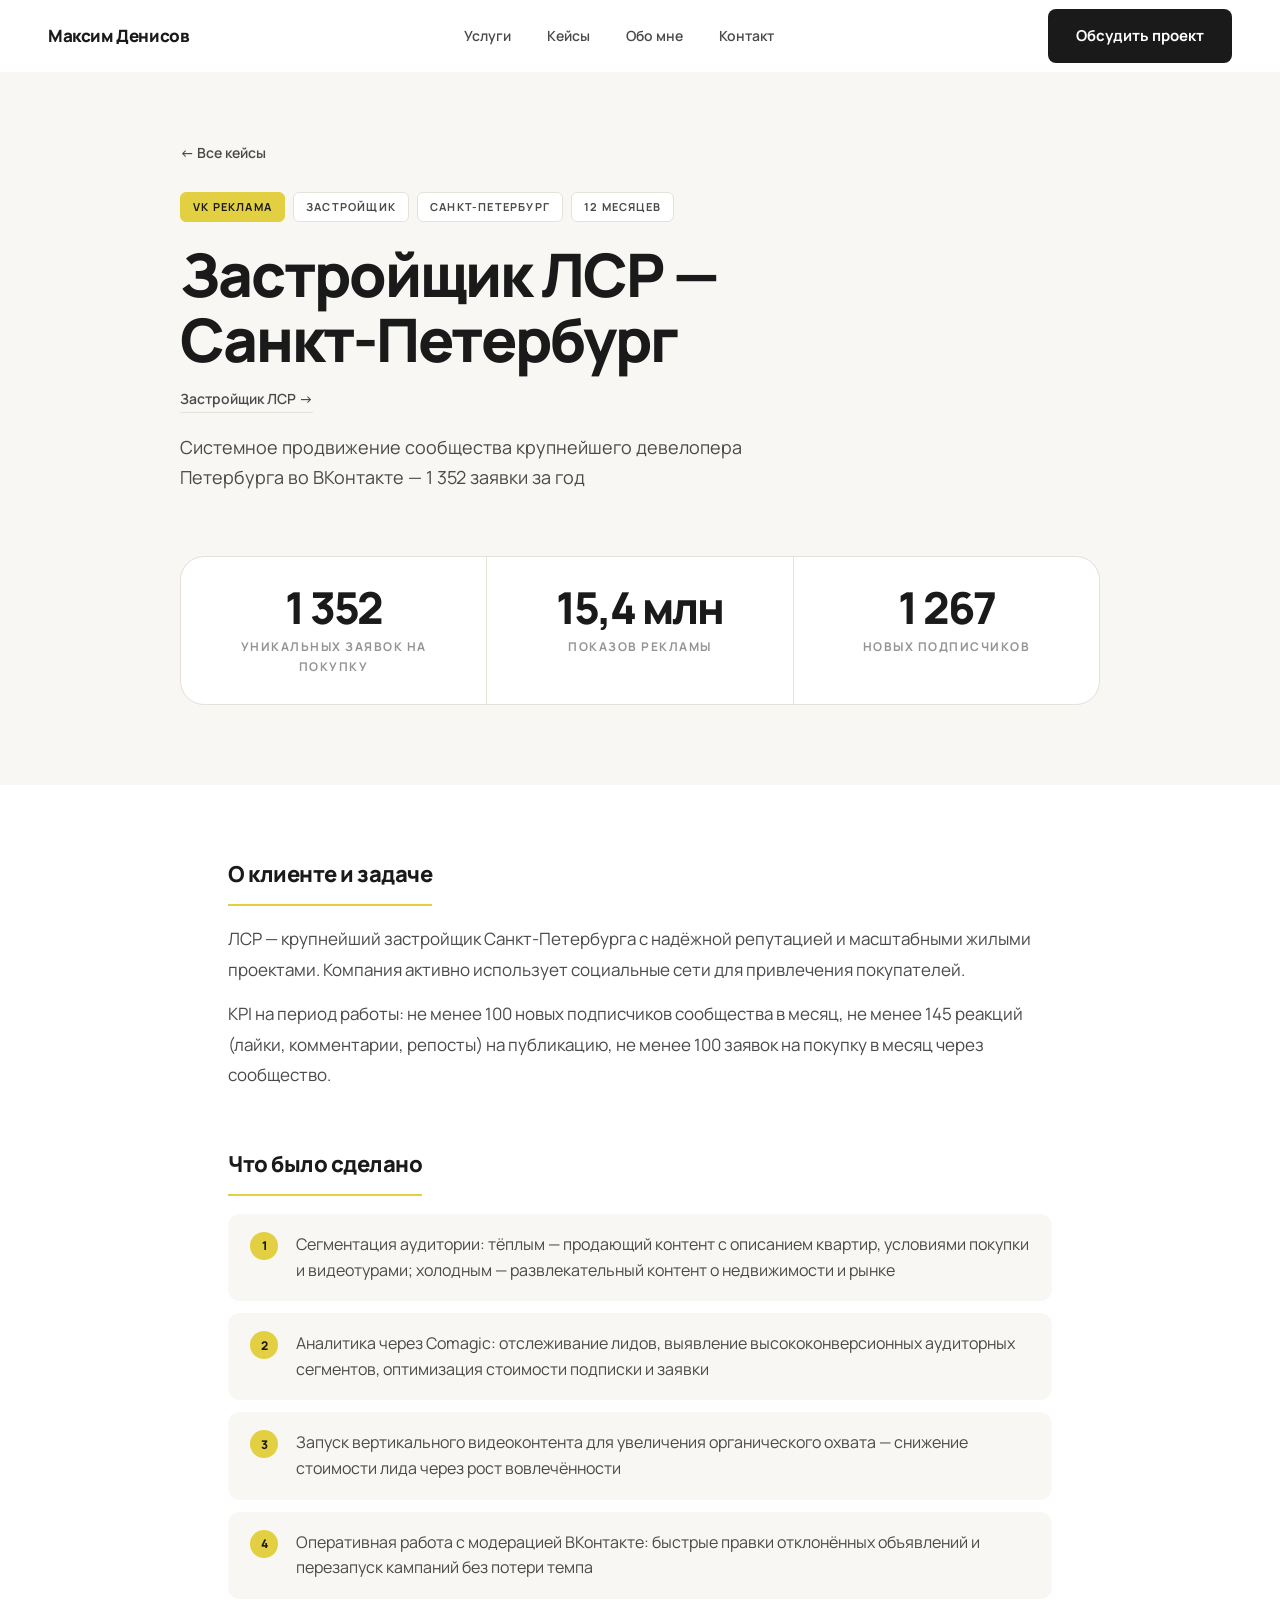
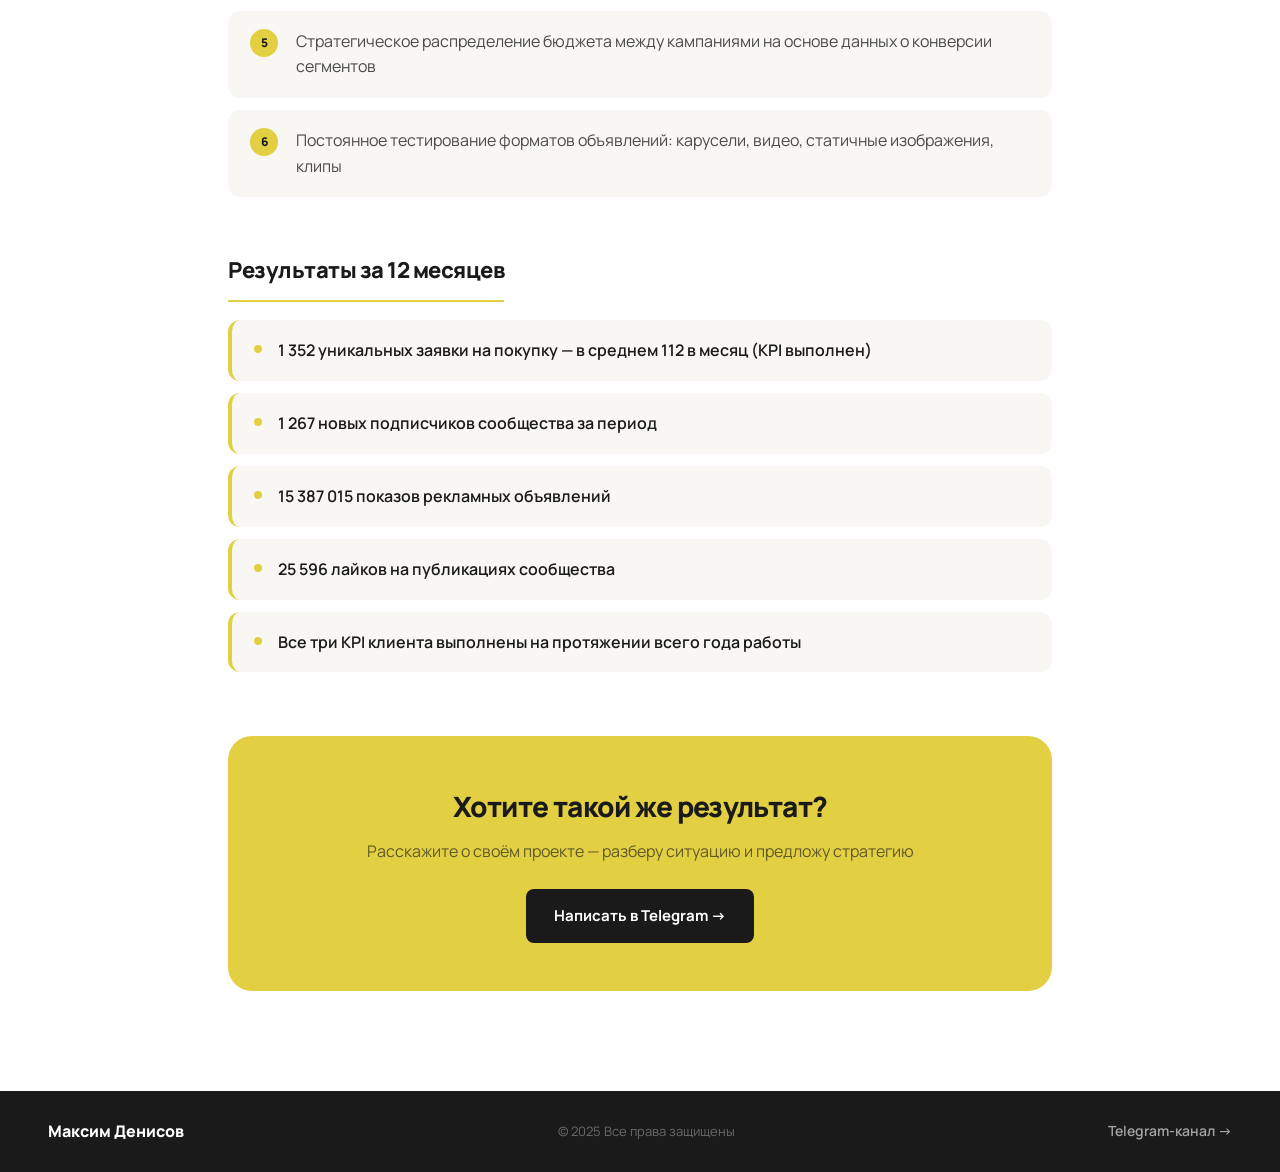
<file: case-5.html>
<!DOCTYPE html>
<html lang="ru">
<head>
  <meta charset="UTF-8">
  <meta name="viewport" content="width=device-width, initial-scale=1.0">
  <title>Кейс: Застройщик ЛСР, Санкт-Петербург — 1 352 заявки за 12 месяцев | Максим Денисов</title>
  <meta name="description" content="VK Реклама для застройщика ЛСР в Санкт-Петербурге: 1 352 уникальных заявки, 15 387 015 показов, 1 267 новых подписчиков за 12 месяцев.">
  <link rel="preconnect" href="https://fonts.googleapis.com">
  <link rel="preconnect" href="https://fonts.gstatic.com" crossorigin>
  <link href="https://fonts.googleapis.com/css2?family=Manrope:wght@400;500;600;700;800&display=swap" rel="stylesheet">
  <link rel="stylesheet" href="style.css">
</head>
<body>

<!-- NAVIGATION -->
<nav class="nav" id="nav">
  <div class="nav-inner">
    <a href="index.html" class="nav-logo">Максим Денисов</a>
    <ul class="nav-links">
      <li><a href="index.html#services">Услуги</a></li>
      <li><a href="index.html#cases">Кейсы</a></li>
      <li><a href="index.html#about">Обо мне</a></li>
      <li><a href="index.html#contact">Контакт</a></li>
    </ul>
    <a href="https://t.me/maksimbarrister" target="_blank" rel="noopener" class="btn btn-dark">Обсудить проект</a>
    <button class="hamburger" aria-label="Меню"><span></span><span></span><span></span></button>
  </div>
</nav>
<div class="mobile-nav" id="mobile-nav">
  <ul>
    <li><a href="index.html#services">Услуги</a></li>
    <li><a href="index.html#cases">Кейсы</a></li>
    <li><a href="index.html#about">Обо мне</a></li>
    <li><a href="index.html#contact">Контакт</a></li>
  </ul>
  <a href="https://t.me/maksimbarrister" target="_blank" rel="noopener" class="btn btn-dark">Обсудить проект</a>
</div>

<!-- CASE HEADER -->
<header class="case-header">
  <div class="case-header-inner">
    <a href="index.html#cases" class="back-btn">← Все кейсы</a>
    <div class="case-tags">
      <span class="tag tag-y">VK Реклама</span>
      <span class="tag">Застройщик</span>
      <span class="tag">Санкт-Петербург</span>
      <span class="tag">12 месяцев</span>
    </div>
    <h1 class="case-h1">Застройщик ЛСР —<br>Санкт-Петербург</h1>
    <a href="https://vk.com/lsr.petersburg" target="_blank" rel="noopener" class="case-channel-link">Застройщик ЛСР →</a>
    <p class="case-lead">Системное продвижение сообщества крупнейшего девелопера Петербурга во ВКонтакте — 1 352 заявки за год</p>

    <div class="metrics-strip">
      <div class="metric">
        <div class="metric-num">1&thinsp;352</div>
        <div class="metric-label">Уникальных заявок на покупку</div>
      </div>
      <div class="metric">
        <div class="metric-num">15,4 млн</div>
        <div class="metric-label">Показов рекламы</div>
      </div>
      <div class="metric">
        <div class="metric-num">1&thinsp;267</div>
        <div class="metric-label">Новых подписчиков</div>
      </div>
    </div>
  </div>
</header>

<!-- CASE BODY -->
<main class="case-body">

  <section class="case-section fade-up">
    <h2 class="case-section-h">О клиенте и задаче</h2>
    <p>ЛСР — крупнейший застройщик Санкт-Петербурга с надёжной репутацией и масштабными жилыми проектами. Компания активно использует социальные сети для привлечения покупателей.</p>
    <p>KPI на период работы: не менее 100 новых подписчиков сообщества в месяц, не менее 145 реакций (лайки, комментарии, репосты) на публикацию, не менее 100 заявок на покупку в месяц через сообщество.</p>
  </section>

  <section class="case-section fade-up">
    <h2 class="case-section-h">Что было сделано</h2>
    <div class="steps-list">
      <div class="step-item">
        <div class="step-n">1</div>
        <div class="step-text">Сегментация аудитории: тёплым — продающий контент с описанием квартир, условиями покупки и видеотурами; холодным — развлекательный контент о недвижимости и рынке</div>
      </div>
      <div class="step-item">
        <div class="step-n">2</div>
        <div class="step-text">Аналитика через Comagic: отслеживание лидов, выявление высококонверсионных аудиторных сегментов, оптимизация стоимости подписки и заявки</div>
      </div>
      <div class="step-item">
        <div class="step-n">3</div>
        <div class="step-text">Запуск вертикального видеоконтента для увеличения органического охвата — снижение стоимости лида через рост вовлечённости</div>
      </div>
      <div class="step-item">
        <div class="step-n">4</div>
        <div class="step-text">Оперативная работа с модерацией ВКонтакте: быстрые правки отклонённых объявлений и перезапуск кампаний без потери темпа</div>
      </div>
      <div class="step-item">
        <div class="step-n">5</div>
        <div class="step-text">Стратегическое распределение бюджета между кампаниями на основе данных о конверсии сегментов</div>
      </div>
      <div class="step-item">
        <div class="step-n">6</div>
        <div class="step-text">Постоянное тестирование форматов объявлений: карусели, видео, статичные изображения, клипы</div>
      </div>
    </div>
  </section>

  <section class="case-section fade-up">
    <h2 class="case-section-h">Результаты за 12 месяцев</h2>
    <div class="results-list">
      <div class="result-row">
        <div class="result-bullet"></div>
        <div class="result-text">1 352 уникальных заявки на покупку — в среднем 112 в месяц (KPI выполнен)</div>
      </div>
      <div class="result-row">
        <div class="result-bullet"></div>
        <div class="result-text">1 267 новых подписчиков сообщества за период</div>
      </div>
      <div class="result-row">
        <div class="result-bullet"></div>
        <div class="result-text">15 387 015 показов рекламных объявлений</div>
      </div>
      <div class="result-row">
        <div class="result-bullet"></div>
        <div class="result-text">25 596 лайков на публикациях сообщества</div>
      </div>
      <div class="result-row">
        <div class="result-bullet"></div>
        <div class="result-text">Все три KPI клиента выполнены на протяжении всего года работы</div>
      </div>
    </div>
  </section>

  <div class="case-cta-box fade-up">
    <h3>Хотите такой же результат?</h3>
    <p>Расскажите о своём проекте — разберу ситуацию и предложу стратегию</p>
    <a href="https://t.me/maksimbarrister" target="_blank" rel="noopener" class="btn btn-dark">Написать в Telegram →</a>
  </div>

</main>

<!-- FOOTER -->
<footer>
  <div class="footer-inner">
    <span class="footer-brand">Максим Денисов</span>
    <span class="footer-copy">© 2025 Все права защищены</span>
    <a href="https://t.me/zametkimaksima" target="_blank" rel="noopener" class="footer-tg">Telegram-канал →</a>
  </div>
</footer>

<script src="main.js"></script>
</body>
</html>
</file>
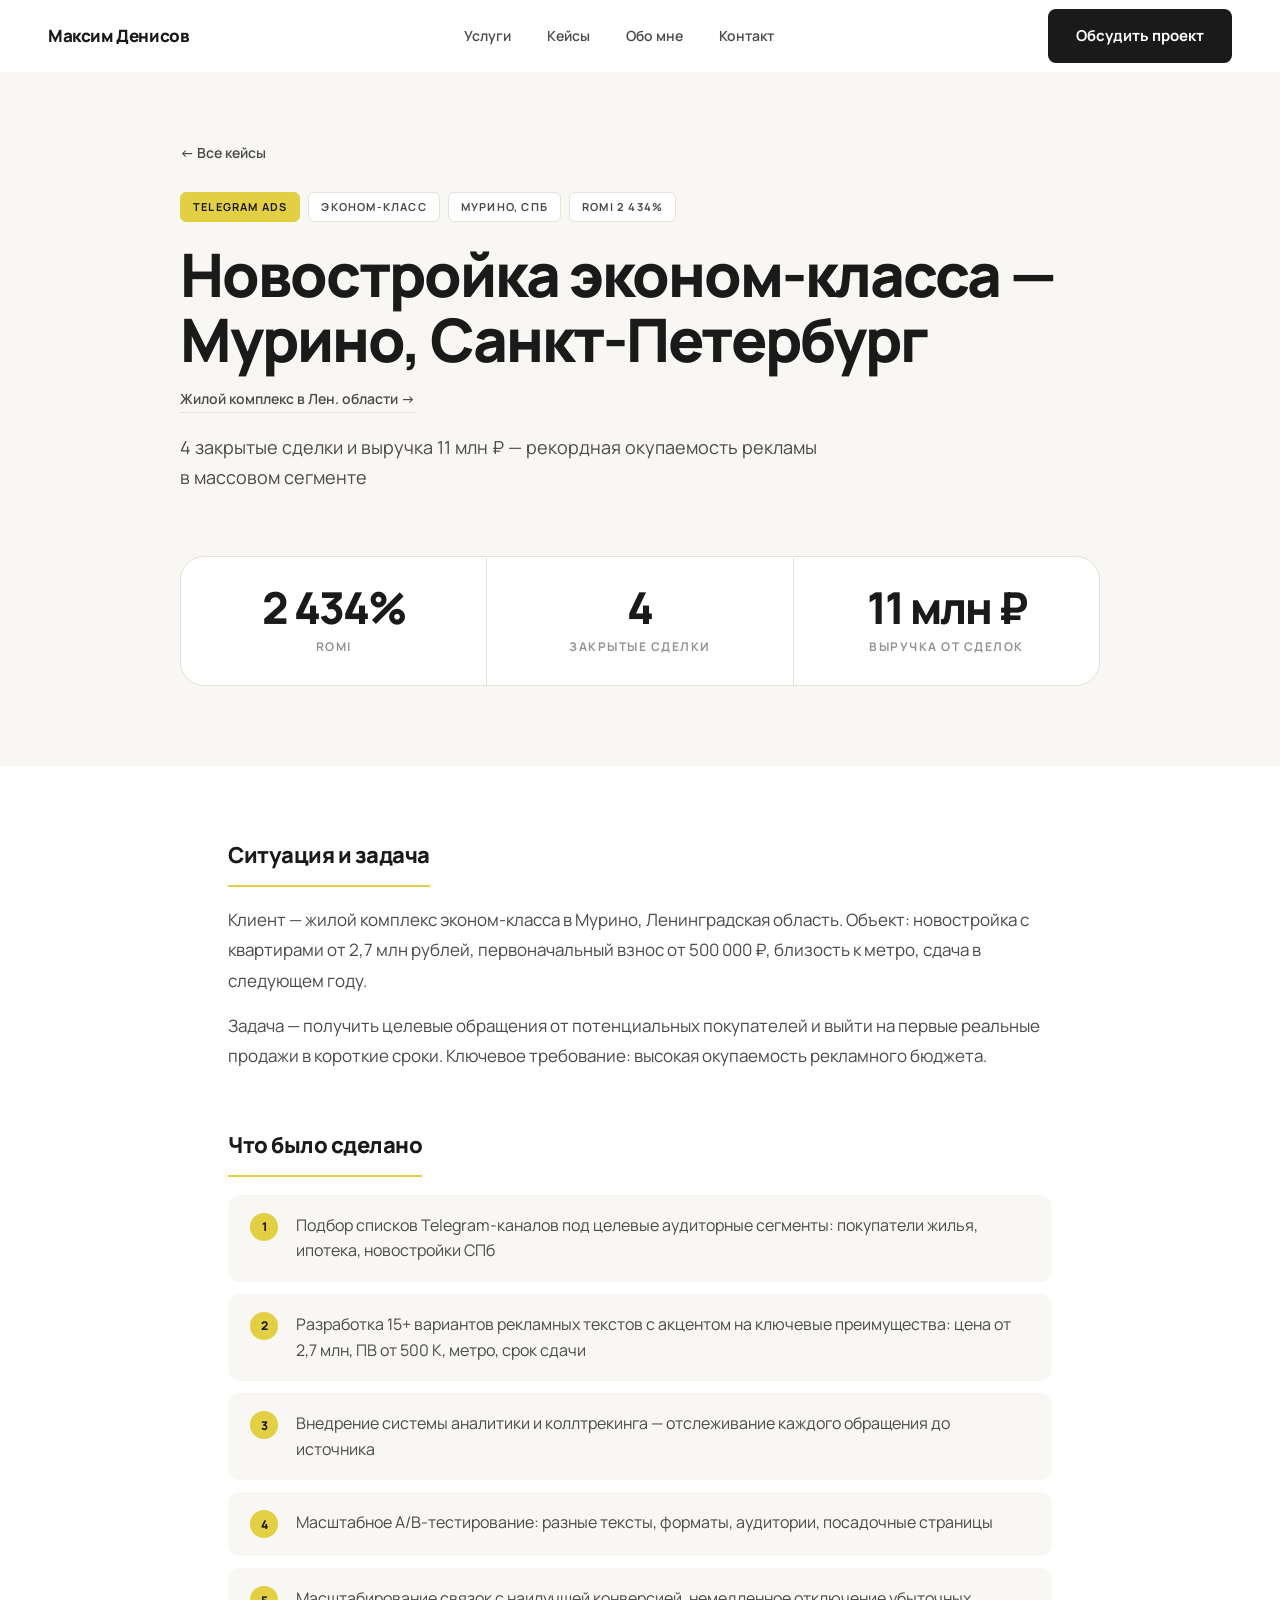
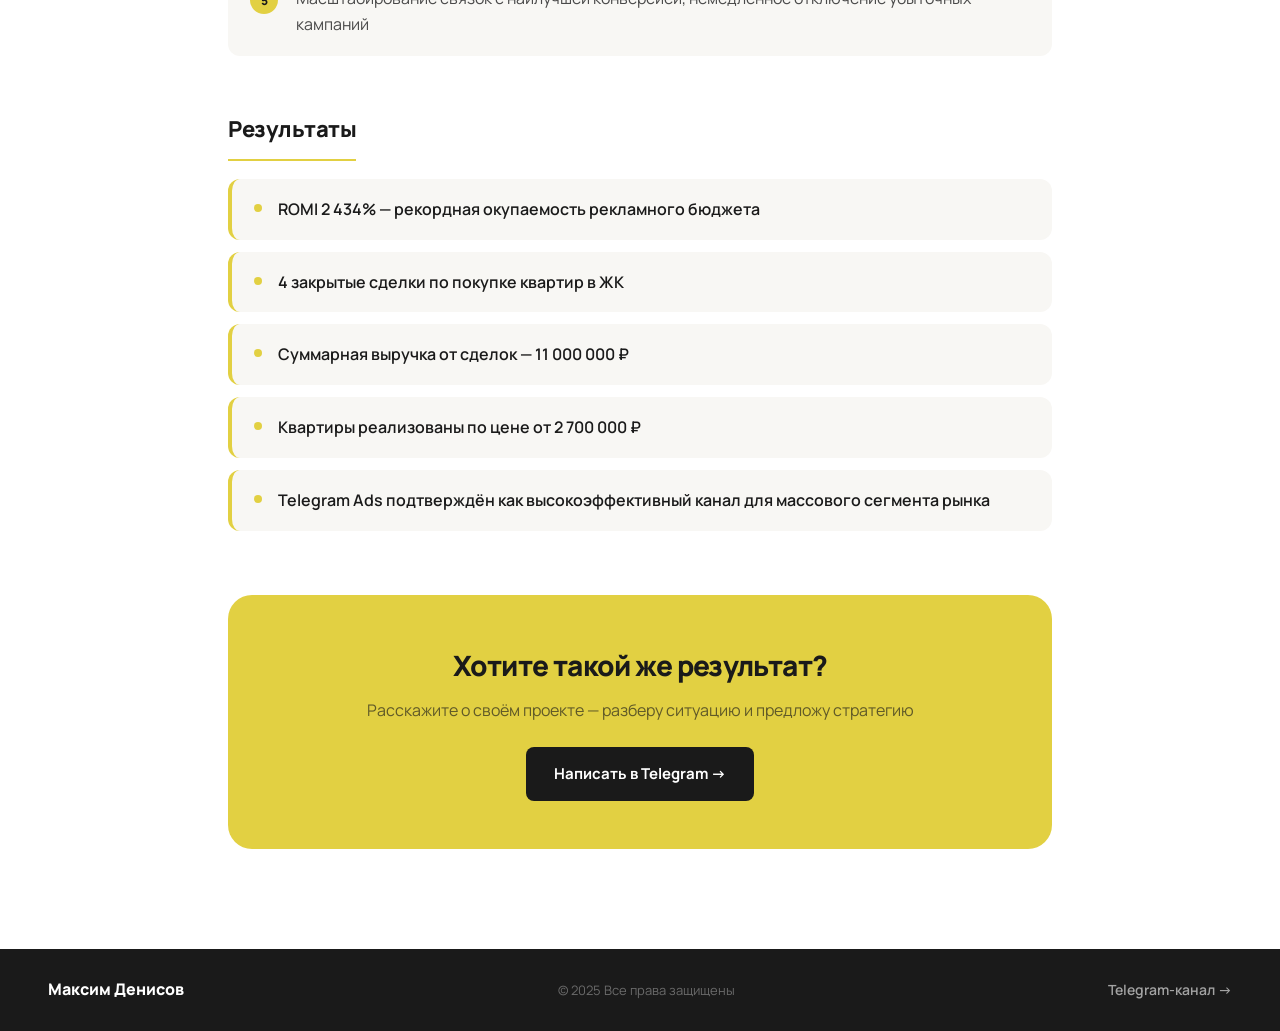
<file: case-6.html>
<!DOCTYPE html>
<html lang="ru">
<head>
  <meta charset="UTF-8">
  <meta name="viewport" content="width=device-width, initial-scale=1.0">
  <title>Кейс: Новостройка эконом-класса, Мурино — ROMI 2434% | Максим Денисов</title>
  <meta name="description" content="Telegram Ads для новостройки в Мурино: ROMI 2434%, 4 закрытые сделки, выручка 11 000 000 ₽.">
  <link rel="preconnect" href="https://fonts.googleapis.com">
  <link rel="preconnect" href="https://fonts.gstatic.com" crossorigin>
  <link href="https://fonts.googleapis.com/css2?family=Manrope:wght@400;500;600;700;800&display=swap" rel="stylesheet">
  <link rel="stylesheet" href="style.css">
</head>
<body>

<!-- NAVIGATION -->
<nav class="nav" id="nav">
  <div class="nav-inner">
    <a href="index.html" class="nav-logo">Максим Денисов</a>
    <ul class="nav-links">
      <li><a href="index.html#services">Услуги</a></li>
      <li><a href="index.html#cases">Кейсы</a></li>
      <li><a href="index.html#about">Обо мне</a></li>
      <li><a href="index.html#contact">Контакт</a></li>
    </ul>
    <a href="https://t.me/maksimbarrister" target="_blank" rel="noopener" class="btn btn-dark">Обсудить проект</a>
    <button class="hamburger" aria-label="Меню"><span></span><span></span><span></span></button>
  </div>
</nav>
<div class="mobile-nav" id="mobile-nav">
  <ul>
    <li><a href="index.html#services">Услуги</a></li>
    <li><a href="index.html#cases">Кейсы</a></li>
    <li><a href="index.html#about">Обо мне</a></li>
    <li><a href="index.html#contact">Контакт</a></li>
  </ul>
  <a href="https://t.me/maksimbarrister" target="_blank" rel="noopener" class="btn btn-dark">Обсудить проект</a>
</div>

<!-- CASE HEADER -->
<header class="case-header">
  <div class="case-header-inner">
    <a href="index.html#cases" class="back-btn">← Все кейсы</a>
    <div class="case-tags">
      <span class="tag tag-y">Telegram Ads</span>
      <span class="tag">Эконом-класс</span>
      <span class="tag">Мурино, СПб</span>
      <span class="tag">ROMI 2 434%</span>
    </div>
    <h1 class="case-h1">Новостройка эконом-класса —<br>Мурино, Санкт-Петербург</h1>
    <a href="https://romashki-official.ru/" target="_blank" rel="noopener" class="case-channel-link">Жилой комплекс в Лен. области →</a>
    <p class="case-lead">4 закрытые сделки и выручка 11 млн ₽ — рекордная окупаемость рекламы в массовом сегменте</p>

    <div class="metrics-strip">
      <div class="metric">
        <div class="metric-num">2&thinsp;434%</div>
        <div class="metric-label">ROMI</div>
      </div>
      <div class="metric">
        <div class="metric-num">4</div>
        <div class="metric-label">Закрытые сделки</div>
      </div>
      <div class="metric">
        <div class="metric-num">11 млн ₽</div>
        <div class="metric-label">Выручка от сделок</div>
      </div>
    </div>
  </div>
</header>

<!-- CASE BODY -->
<main class="case-body">

  <section class="case-section fade-up">
    <h2 class="case-section-h">Ситуация и задача</h2>
    <p>Клиент — жилой комплекс эконом-класса в Мурино, Ленинградская область. Объект: новостройка с квартирами от 2,7 млн рублей, первоначальный взнос от 500 000 ₽, близость к метро, сдача в следующем году.</p>
    <p>Задача — получить целевые обращения от потенциальных покупателей и выйти на первые реальные продажи в короткие сроки. Ключевое требование: высокая окупаемость рекламного бюджета.</p>
  </section>

  <section class="case-section fade-up">
    <h2 class="case-section-h">Что было сделано</h2>
    <div class="steps-list">
      <div class="step-item">
        <div class="step-n">1</div>
        <div class="step-text">Подбор списков Telegram-каналов под целевые аудиторные сегменты: покупатели жилья, ипотека, новостройки СПб</div>
      </div>
      <div class="step-item">
        <div class="step-n">2</div>
        <div class="step-text">Разработка 15+ вариантов рекламных текстов с акцентом на ключевые преимущества: цена от 2,7 млн, ПВ от 500 К, метро, срок сдачи</div>
      </div>
      <div class="step-item">
        <div class="step-n">3</div>
        <div class="step-text">Внедрение системы аналитики и коллтрекинга — отслеживание каждого обращения до источника</div>
      </div>
      <div class="step-item">
        <div class="step-n">4</div>
        <div class="step-text">Масштабное A/B-тестирование: разные тексты, форматы, аудитории, посадочные страницы</div>
      </div>
      <div class="step-item">
        <div class="step-n">5</div>
        <div class="step-text">Масштабирование связок с наилучшей конверсией, немедленное отключение убыточных кампаний</div>
      </div>
    </div>
  </section>

  <section class="case-section fade-up">
    <h2 class="case-section-h">Результаты</h2>
    <div class="results-list">
      <div class="result-row">
        <div class="result-bullet"></div>
        <div class="result-text">ROMI 2 434% — рекордная окупаемость рекламного бюджета</div>
      </div>
      <div class="result-row">
        <div class="result-bullet"></div>
        <div class="result-text">4 закрытые сделки по покупке квартир в ЖК</div>
      </div>
      <div class="result-row">
        <div class="result-bullet"></div>
        <div class="result-text">Суммарная выручка от сделок — 11 000 000 ₽</div>
      </div>
      <div class="result-row">
        <div class="result-bullet"></div>
        <div class="result-text">Квартиры реализованы по цене от 2 700 000 ₽</div>
      </div>
      <div class="result-row">
        <div class="result-bullet"></div>
        <div class="result-text">Telegram Ads подтверждён как высокоэффективный канал для массового сегмента рынка</div>
      </div>
    </div>
  </section>

  <div class="case-cta-box fade-up">
    <h3>Хотите такой же результат?</h3>
    <p>Расскажите о своём проекте — разберу ситуацию и предложу стратегию</p>
    <a href="https://t.me/maksimbarrister" target="_blank" rel="noopener" class="btn btn-dark">Написать в Telegram →</a>
  </div>

</main>

<!-- FOOTER -->
<footer>
  <div class="footer-inner">
    <span class="footer-brand">Максим Денисов</span>
    <span class="footer-copy">© 2025 Все права защищены</span>
    <a href="https://t.me/zametkimaksima" target="_blank" rel="noopener" class="footer-tg">Telegram-канал →</a>
  </div>
</footer>

<script src="main.js"></script>
</body>
</html>
</file>
<file: style.css>
@import url('https://fonts.googleapis.com/css2?family=Manrope:wght@400;500;600;700;800&display=swap');

/* ─── VARIABLES ─────────────────────────────────────── */
:root {
  --accent:       #E2D042;
  --accent-hover: #cfc030;
  --accent-soft:  rgba(226,208,66,.14);
  --bg:           #ffffff;
  --bg-light:     #f8f7f4;
  --text:         #1a1a1a;
  --text-mid:     #4a4a4a;
  --text-muted:   #949494;
  --border:       #e5e2db;
  --radius:       12px;
  --radius-lg:    24px;
  --ease:         cubic-bezier(0.16,1,0.3,1);
  --shadow:       0 4px 24px rgba(0,0,0,.07);
  --shadow-lg:    0 16px 56px rgba(0,0,0,.12);
}

/* ─── RESET & BASE ──────────────────────────────────── */
*,*::before,*::after{margin:0;padding:0;box-sizing:border-box}
html{scroll-behavior:smooth;-webkit-text-size-adjust:100%}
body{font-family:'Manrope',sans-serif;background:#fff;color:var(--text);line-height:1.6;overflow-x:hidden}
img{display:block;max-width:100%}
a{text-decoration:none;color:inherit}
ul{list-style:none}
button{font-family:inherit}

/* ─── TYPOGRAPHY ────────────────────────────────────── */
.eyebrow{display:inline-block;font-size:11px;font-weight:700;letter-spacing:2.5px;text-transform:uppercase;color:var(--text-muted);margin-bottom:12px}
.section-title{font-size:clamp(30px,4vw,50px);font-weight:800;line-height:1.1;letter-spacing:-1.5px;color:var(--text)}

/* ─── BUTTONS ───────────────────────────────────────── */
.btn{display:inline-flex;align-items:center;gap:8px;padding:13px 26px;border-radius:8px;font-family:'Manrope',sans-serif;font-size:15px;font-weight:700;cursor:pointer;border:2px solid transparent;transition:all .28s var(--ease);white-space:nowrap;text-decoration:none}
.btn-dark{background:var(--text);color:#fff}
.btn-dark:hover{background:#2d2d2d;transform:translateY(-2px);box-shadow:var(--shadow-lg)}
.btn-outline{background:transparent;color:var(--text);border-color:var(--text)}
.btn-outline:hover{background:var(--text);color:#fff;transform:translateY(-2px)}

/* ─── NAVIGATION ────────────────────────────────────── */
.nav{position:fixed;top:0;left:0;right:0;z-index:200;height:72px;display:flex;align-items:center;padding:0 48px;background:rgba(255,255,255,.95);backdrop-filter:blur(16px);-webkit-backdrop-filter:blur(16px);border-bottom:1px solid transparent;transition:border-color .3s,box-shadow .3s}
.nav.scrolled{border-bottom-color:var(--border);box-shadow:0 2px 20px rgba(0,0,0,.06)}
.nav-inner{max-width:1320px;margin:0 auto;width:100%;display:flex;align-items:center;justify-content:space-between;gap:24px}
.nav-logo{font-size:17px;font-weight:800;color:var(--text);letter-spacing:-.4px}
.nav-links{display:flex;align-items:center;gap:36px}
.nav-links a{font-size:14px;font-weight:600;color:var(--text-mid);transition:color .2s}
.nav-links a:hover{color:var(--text)}
.hamburger{display:none;flex-direction:column;gap:5px;background:none;border:none;cursor:pointer;padding:4px}
.hamburger span{display:block;width:24px;height:2px;background:var(--text);border-radius:2px;transition:all .3s var(--ease)}
.hamburger.is-open span:nth-child(1){transform:rotate(45deg) translate(5px,5px)}
.hamburger.is-open span:nth-child(2){opacity:0;transform:scaleX(0)}
.hamburger.is-open span:nth-child(3){transform:rotate(-45deg) translate(5px,-5px)}

/* ─── MOBILE MENU ───────────────────────────────────── */
.mobile-nav{display:none;position:fixed;top:72px;left:0;right:0;z-index:199;background:#fff;border-bottom:1px solid var(--border);box-shadow:var(--shadow-lg);padding:20px 24px 28px}
.mobile-nav.is-open{display:block}
.mobile-nav ul{display:flex;flex-direction:column;gap:2px;margin-bottom:16px}
.mobile-nav ul a{display:block;padding:12px 0;font-size:16px;font-weight:600;color:var(--text);border-bottom:1px solid var(--border)}
.mobile-nav .btn{width:100%;justify-content:center}

/* ─── HERO ──────────────────────────────────────────── */
.hero{padding-top:72px;background:#fff}
.hero-wrap{max-width:1320px;margin:0 auto;padding:72px 48px 56px;display:grid;grid-template-columns:1fr 420px;gap:64px;align-items:center}
.hero-badge{display:inline-flex;align-items:center;gap:8px;font-size:13px;font-weight:600;color:var(--text-mid);margin-bottom:24px}
.hero-badge::before{content:'';width:8px;height:8px;border-radius:50%;background:#22c55e;flex-shrink:0;animation:badge-pulse 2.2s ease-in-out infinite}
@keyframes badge-pulse{0%,100%{opacity:1;transform:scale(1)}50%{opacity:.5;transform:scale(1.4)}}
.hero-title{font-size:clamp(42px,5.2vw,72px);font-weight:800;line-height:1.07;letter-spacing:-2.5px;color:var(--text);margin-bottom:20px}
.hero-sub{font-size:17px;font-weight:500;color:var(--text-mid);line-height:1.65;max-width:480px;margin-bottom:36px}
.hero-btns{display:flex;gap:12px;flex-wrap:wrap}

.hero-visual{position:relative}
.hero-visual::before{content:'';position:absolute;inset:-12px -12px 12px 12px;background:var(--accent);border-radius:28px;z-index:0}
.hero-photo{width:100%;height:520px;object-fit:cover;object-position:top center;border-radius:20px;position:relative;z-index:1}

/* stats bar */
.hero-stats{border-top:1px solid var(--border);max-width:1320px;margin:0 auto;padding:32px 48px 64px;display:flex;align-items:stretch;gap:0}
.hs-item{flex:1;padding:0 32px}
.hs-item:first-child{padding-left:0}
.hs-item:last-child{padding-right:0}
.hs-div{width:1px;background:var(--border);flex-shrink:0;align-self:stretch}
.hs-n{font-size:34px;font-weight:800;color:var(--text);letter-spacing:-1px;line-height:1;margin-bottom:6px}
.hs-l{font-size:14px;color:var(--text-muted);font-weight:500;line-height:1.4}

/* ─── ABOUT ─────────────────────────────────────────── */
.about{padding:110px 48px;background:var(--bg-light)}
.about-inner{max-width:1320px;margin:0 auto;display:grid;grid-template-columns:420px 1fr;gap:88px;align-items:center}
.about-photo-wrap{position:relative}
.about-photo{width:100%;aspect-ratio:4/5;object-fit:cover;object-position:top center;border-radius:var(--radius-lg)}
.about-badge{position:absolute;bottom:-20px;right:-20px;background:var(--accent);border-radius:var(--radius);padding:18px 22px;font-size:13px;font-weight:800;color:var(--text);line-height:1.3;max-width:170px;text-align:center;box-shadow:var(--shadow)}
.about-title{font-size:clamp(32px,4vw,52px);font-weight:800;line-height:1.1;letter-spacing:-1.5px;color:var(--text);margin-bottom:18px}
.about-text{font-size:17px;color:var(--text-mid);line-height:1.8;margin-bottom:32px}
.about-feature-list{display:flex;flex-direction:column;gap:10px;margin-bottom:32px;list-style:none;padding:0}
.about-feature-list li{font-size:15px;font-weight:500;color:var(--text-mid);line-height:1.65;padding:16px 20px 16px 24px;background:#fff;border-radius:var(--radius);border-left:3px solid var(--accent)}
.tg-link{display:inline-flex;align-items:center;gap:10px;font-size:15px;font-weight:700;color:var(--text);border-bottom:2px solid var(--accent);padding-bottom:2px;transition:gap .2s,border-color .2s}
.tg-link:hover{gap:14px;border-color:var(--text)}

/* ─── SERVICES ACCORDION ────────────────────────────── */
.services{padding:110px 48px;background:#fff}
.services-inner{max-width:960px;margin:0 auto}
.services-header{text-align:center;margin-bottom:52px}

.accordion{border:1px solid var(--border);border-radius:var(--radius-lg);overflow:hidden;background:#fff;box-shadow:0 2px 16px rgba(0,0,0,.04)}
.acc-item{border-bottom:1px solid var(--border)}
.acc-item:last-child{border-bottom:none}

.acc-header{display:flex;align-items:center;justify-content:space-between;gap:20px;padding:20px 28px;cursor:pointer;background:transparent;border:none;width:100%;text-align:left;transition:background .2s}
.acc-header:hover{background:var(--bg-light)}
.acc-item.open>.acc-header{background:var(--accent-soft)}

.acc-left{display:flex;align-items:center;gap:18px;flex:1;min-width:0}

.acc-icon-wrap{width:54px;height:54px;border-radius:14px;background:var(--bg-light);border:1px solid var(--border);display:flex;align-items:center;justify-content:center;flex-shrink:0;overflow:hidden;transition:all .3s var(--ease)}
.acc-item.open .acc-icon-wrap{background:var(--accent);border-color:var(--accent);box-shadow:0 4px 16px rgba(226,208,66,.4)}
.acc-icon-wrap img{width:28px;height:28px;object-fit:contain}

.acc-text{display:flex;flex-direction:column;gap:2px}
.acc-eyebrow{font-size:10px;font-weight:700;letter-spacing:2.5px;color:var(--text-muted);text-transform:uppercase;line-height:1}
.acc-name{font-size:17px;font-weight:800;color:var(--text);letter-spacing:-.2px;line-height:1.3}

.acc-toggle{width:32px;height:32px;border-radius:50%;border:1.5px solid var(--border);flex-shrink:0;position:relative;transition:all .3s var(--ease)}
.acc-toggle::before,.acc-toggle::after{content:'';position:absolute;top:50%;left:50%;background:var(--text-mid);border-radius:2px;transition:all .3s var(--ease)}
.acc-toggle::before{width:12px;height:1.5px;transform:translate(-50%,-50%)}
.acc-toggle::after{width:1.5px;height:12px;transform:translate(-50%,-50%)}
.acc-item.open .acc-toggle{background:var(--text);border-color:var(--text);transform:rotate(45deg)}
.acc-item.open .acc-toggle::before,.acc-item.open .acc-toggle::after{background:#fff}

.acc-body{max-height:0;overflow:hidden;transition:max-height .42s var(--ease)}
.acc-item.open .acc-body{max-height:360px}

.acc-list{padding:4px 28px 28px 100px;display:grid;grid-template-columns:repeat(2,1fr);gap:10px 40px}
.acc-list li{display:flex;gap:10px;align-items:flex-start;font-size:14px;color:var(--text-mid);line-height:1.5}
.acc-list li::before{content:'';width:5px;height:5px;background:var(--accent);border-radius:50%;margin-top:7px;flex-shrink:0}

/* ─── CASES ─────────────────────────────────────────── */
.cases{padding:110px 48px;background:var(--bg-light)}
.cases-inner{max-width:1320px;margin:0 auto}
.cases-top{display:flex;align-items:flex-end;justify-content:space-between;gap:24px;margin-bottom:48px}
.cases-grid{display:grid;grid-template-columns:repeat(3,1fr);gap:20px}

.case-card{background:#fff;border:1px solid var(--border);border-radius:var(--radius-lg);padding:28px;display:flex;flex-direction:column;transition:all .3s var(--ease);cursor:pointer;position:relative;overflow:hidden}
.case-card::before{content:'';position:absolute;top:0;left:0;right:0;height:4px;background:var(--accent);transform:scaleX(0);transform-origin:left;transition:transform .3s var(--ease)}
.case-card:hover{transform:translateY(-5px);box-shadow:var(--shadow-lg);border-color:rgba(226,208,66,.6)}
.case-card:hover::before{transform:scaleX(1)}

.case-platform{display:inline-flex;align-items:center;gap:6px;font-size:11px;font-weight:700;letter-spacing:1.2px;text-transform:uppercase;color:var(--text-mid);background:var(--bg-light);border:1px solid var(--border);border-radius:6px;padding:5px 10px;margin-bottom:24px;align-self:flex-start}
.case-big-num{font-size:58px;font-weight:800;letter-spacing:-2.5px;color:var(--text);line-height:1;margin-bottom:4px}
.case-big-label{font-size:13px;color:var(--text-muted);font-weight:600;margin-bottom:16px}
.case-name{font-size:15px;font-weight:600;color:var(--text-mid);line-height:1.5;flex:1;margin-bottom:24px}
.case-read{display:inline-flex;align-items:center;gap:6px;font-size:14px;font-weight:700;color:var(--text);margin-top:auto;transition:gap .2s}
.case-card:hover .case-read{gap:10px}

/* ─── REVIEWS ───────────────────────────────────────── */
.reviews{padding:110px 48px;background:#fff}
.reviews-inner{max-width:1320px;margin:0 auto}
.reviews-top{text-align:center;margin-bottom:56px}
.reviews-grid{display:grid;grid-template-columns:repeat(3,1fr);gap:20px}
.review-card{background:var(--bg-light);border:1px solid var(--border);border-radius:var(--radius-lg);padding:32px;display:flex;flex-direction:column;transition:all .3s var(--ease)}
.review-card:hover{border-color:var(--accent);box-shadow:var(--shadow);transform:translateY(-3px);background:#fff}
.review-q{font-size:60px;color:var(--accent);line-height:.7;font-family:Georgia,serif;margin-bottom:16px;display:block}
.review-text{font-size:15px;color:var(--text-mid);line-height:1.75;flex:1;margin-bottom:24px}
.review-bottom{display:flex;align-items:center;gap:12px;padding-top:18px;border-top:1px solid var(--border)}
.review-ava{width:46px;height:46px;border-radius:50%;background:var(--accent-soft);display:flex;align-items:center;justify-content:center;font-weight:800;font-size:15px;color:var(--text);flex-shrink:0;border:2px solid var(--accent);overflow:hidden}
.review-ava img{width:100%;height:100%;object-fit:cover;object-position:top center}
.review-name{font-size:14px;font-weight:700;color:var(--text)}
.review-role{font-size:12px;color:var(--text-muted);margin-top:1px}

/* ─── CTA ───────────────────────────────────────────── */
.cta-section{padding:110px 48px;background:var(--bg-light)}
.cta-card{max-width:1320px;margin:0 auto;background:#141414;border-radius:28px;padding:88px 80px;text-align:center;position:relative;overflow:hidden}
.cta-card::before{content:'';position:absolute;top:-100px;left:50%;transform:translateX(-50%);width:700px;height:380px;background:radial-gradient(ellipse at center,rgba(226,208,66,.16) 0%,transparent 68%);pointer-events:none}
.cta-inner{position:relative;z-index:1;max-width:600px;margin:0 auto}
.cta-eyebrow{display:inline-block;font-size:11px;font-weight:700;letter-spacing:2.5px;text-transform:uppercase;color:rgba(255,255,255,.38);margin-bottom:14px}
.cta-title{font-size:clamp(36px,5vw,60px);font-weight:800;color:#fff;line-height:1.08;letter-spacing:-2px;margin-bottom:14px}
.cta-sub{font-size:17px;color:rgba(255,255,255,.52);line-height:1.65;margin-bottom:36px}
.btn-cta{background:var(--accent);color:var(--text);font-size:16px;padding:16px 40px;border-radius:10px;border:none;font-weight:700}
.btn-cta:hover{background:#ebe045;transform:translateY(-2px);box-shadow:0 8px 32px rgba(226,208,66,.4)}

/* ─── FOOTER ────────────────────────────────────────── */
footer{background:var(--text);padding:28px 48px}
.footer-inner{max-width:1320px;margin:0 auto;display:flex;align-items:center;justify-content:space-between;gap:16px}
.footer-brand{font-size:16px;font-weight:800;color:#fff}
.footer-copy{font-size:13px;color:rgba(255,255,255,.35)}
.footer-tg{font-size:14px;font-weight:600;color:rgba(255,255,255,.6);transition:color .2s}
.footer-tg:hover{color:var(--accent)}
.footer-legal{max-width:1320px;margin:0 auto;padding:14px 0 0;border-top:1px solid rgba(255,255,255,.08);display:flex;gap:24px;flex-wrap:wrap}
.legal-toggle{background:none;border:none;color:rgba(255,255,255,.35);font-size:12px;font-family:inherit;cursor:pointer;padding:0;transition:color .2s;text-decoration:underline;text-underline-offset:3px}
.legal-toggle:hover{color:rgba(255,255,255,.7)}

/* ─── LEGAL SECTIONS ────────────────────────────────── */
.legal-section{display:none;background:var(--bg-light);border-top:3px solid var(--accent)}
.legal-section.open{display:block}
.legal-inner{max-width:860px;margin:0 auto;padding:64px 48px 80px;position:relative}
.legal-close{position:absolute;top:24px;right:48px;background:none;border:1px solid var(--border);border-radius:8px;padding:8px 16px;font-size:13px;font-weight:600;font-family:inherit;cursor:pointer;color:var(--text-mid);transition:all .2s}
.legal-close:hover{background:var(--text);color:#fff;border-color:var(--text)}
.legal-inner h2{font-size:28px;font-weight:800;color:var(--text);letter-spacing:-.5px;margin-bottom:8px}
.legal-inner h3{font-size:16px;font-weight:700;color:var(--text);margin:28px 0 8px}
.legal-inner p{font-size:15px;color:var(--text-mid);line-height:1.75;margin-bottom:8px}
.legal-inner a{color:var(--text);font-weight:600;border-bottom:1px solid var(--accent)}

/* ─── CASE PAGES ────────────────────────────────────── */
.case-header{padding:140px 48px 80px;background:var(--bg-light)}
.case-header-inner{max-width:920px;margin:0 auto}
.back-btn{display:inline-flex;align-items:center;gap:8px;font-size:14px;font-weight:600;color:var(--text-mid);margin-bottom:28px;transition:gap .2s,color .2s}
.back-btn:hover{color:var(--text);gap:12px}
.case-tags{display:flex;gap:8px;flex-wrap:wrap;margin-bottom:20px}
.tag{font-size:11px;font-weight:700;letter-spacing:1.2px;text-transform:uppercase;padding:5px 12px;border-radius:6px;background:#fff;border:1px solid var(--border);color:var(--text-mid)}
.tag-y{background:var(--accent);border-color:var(--accent);color:var(--text)}
.case-h1{font-size:clamp(34px,5vw,60px);font-weight:800;line-height:1.08;letter-spacing:-2px;color:var(--text);margin-bottom:14px}
.case-channel-link{display:inline-flex;align-items:center;gap:6px;margin-bottom:20px;font-size:14px;font-weight:600;color:var(--text-mid);text-decoration:none;border-bottom:1px solid var(--border);padding-bottom:2px;transition:color .2s,border-color .2s}.case-channel-link:hover{color:var(--text);border-color:var(--text)}
.case-lead{font-size:18px;color:var(--text-mid);max-width:640px;line-height:1.65}

.metrics-strip{display:grid;grid-template-columns:repeat(3,1fr);border:1px solid var(--border);border-radius:var(--radius-lg);overflow:hidden;margin:64px 0 0;background:var(--border);gap:1px}
.metric{background:#fff;padding:28px 24px;text-align:center}
.metric-num{font-size:44px;font-weight:800;color:var(--text);letter-spacing:-2px;line-height:1;margin-bottom:8px}
.metric-label{font-size:12px;font-weight:700;letter-spacing:1.5px;text-transform:uppercase;color:var(--text-muted)}

.case-body{max-width:920px;margin:0 auto;padding:72px 48px 100px}
.case-section{margin-bottom:56px}
.case-section-h{font-size:22px;font-weight:800;color:var(--text);letter-spacing:-.5px;margin-bottom:18px;padding-bottom:12px;border-bottom:2px solid var(--accent);display:inline-block}
.case-section p{font-size:17px;color:var(--text-mid);line-height:1.8;margin-bottom:14px}
.steps-list{display:flex;flex-direction:column;gap:12px}
.step-item{display:flex;gap:18px;padding:18px 22px;background:var(--bg-light);border-radius:var(--radius);align-items:flex-start}
.step-n{width:28px;height:28px;border-radius:50%;background:var(--accent);display:flex;align-items:center;justify-content:center;font-size:12px;font-weight:800;color:var(--text);flex-shrink:0}
.step-text{font-size:16px;color:var(--text-mid);line-height:1.6}
.results-list{display:flex;flex-direction:column;gap:12px}
.result-row{display:flex;gap:16px;align-items:flex-start;padding:18px 22px;background:var(--bg-light);border-radius:var(--radius);border-left:4px solid var(--accent)}
.result-bullet{width:8px;height:8px;border-radius:50%;background:var(--accent);margin-top:7px;flex-shrink:0}
.result-text{font-size:16px;font-weight:600;color:var(--text);line-height:1.55}
.case-cta-box{margin-top:64px;padding:48px;background:var(--accent);border-radius:var(--radius-lg);text-align:center}
.case-cta-box h3{font-size:28px;font-weight:800;letter-spacing:-.8px;color:var(--text);margin-bottom:10px}
.case-cta-box p{font-size:16px;color:rgba(26,26,26,.65);margin-bottom:24px}

/* ─── FADE ANIMATIONS ───────────────────────────────── */
.fade-up{opacity:0;transform:translateY(28px);transition:opacity .65s var(--ease),transform .65s var(--ease)}
.fade-up.in{opacity:1;transform:translateY(0)}
.delay-1{transition-delay:.08s}
.delay-2{transition-delay:.16s}
.delay-3{transition-delay:.24s}
.delay-4{transition-delay:.32s}
.delay-5{transition-delay:.4s}
.delay-6{transition-delay:.48s}

/* ─── RESPONSIVE ────────────────────────────────────── */
@media(max-width:1100px){
  .cases-grid{grid-template-columns:repeat(2,1fr)}
  .hero-wrap{grid-template-columns:1fr 360px;gap:48px}
  .about-inner{grid-template-columns:340px 1fr;gap:56px}
}
@media(max-width:900px){
  .reviews-grid{grid-template-columns:repeat(2,1fr)}
  .hero-wrap{grid-template-columns:1fr 300px;gap:36px}
  .hero-photo{height:420px}
}
@media(max-width:768px){
  .nav{padding:0 20px}
  .nav-links,.nav .btn{display:none}
  .hamburger{display:flex}

  .hero-wrap{grid-template-columns:1fr;padding:36px 20px 32px}
  .hero-visual{order:-1}
  .hero-visual::before{display:none}
  .hero-photo{height:300px;border-radius:16px}
  .hero-title{font-size:clamp(34px,8vw,52px);letter-spacing:-1.5px}
  .hero-btns{flex-direction:column}
  .hero-btns .btn{width:100%;justify-content:center}
  .hero-stats{flex-direction:column;gap:20px;padding:24px 20px 48px}
  .hs-item{padding:0}
  .hs-div{width:100%;height:1px;align-self:auto}

  .about{padding:72px 20px}
  .about-inner{grid-template-columns:1fr;gap:40px}
  .about-photo-wrap{max-width:300px}
  .about-badge{right:-8px;bottom:-8px}

  .services{padding:72px 20px}
  .acc-header{padding:16px 20px}
  .acc-list{grid-template-columns:1fr;padding:4px 20px 22px 78px}
  .acc-name{font-size:15px}

  .cases{padding:72px 20px}
  .cases-grid{grid-template-columns:1fr}
  .cases-top{flex-direction:column;align-items:flex-start}

  .reviews{padding:72px 20px}
  .reviews-grid{grid-template-columns:1fr}

  .cta-section{padding:40px 20px 72px}
  .cta-card{padding:52px 28px;border-radius:20px}

  footer{padding:24px 20px}
  .footer-inner{flex-direction:column;text-align:center;gap:6px}
  .footer-legal{justify-content:center;padding-top:12px}
  .legal-inner{padding:48px 20px 64px}
  .legal-close{right:20px;top:16px}

  .case-header{padding:110px 20px 56px}
  .metrics-strip{grid-template-columns:1fr;background:none;gap:0;border:1px solid var(--border)}
  .metric{border-bottom:1px solid var(--border)}
  .metric:last-child{border-bottom:none}
  .case-body{padding:48px 20px 72px}
  .case-cta-box{padding:32px 24px}
  .case-cta-box h3{font-size:22px}
}
@media(max-width:480px){
  .hero-title{font-size:32px;letter-spacing:-1px}
  .case-big-num{font-size:48px}
  .metrics-strip{grid-template-columns:1fr}
  .acc-list{padding:4px 16px 20px 20px}
  .acc-icon-wrap{width:44px;height:44px;border-radius:10px}
  .acc-icon-wrap img{width:22px;height:22px}
}
</file>
